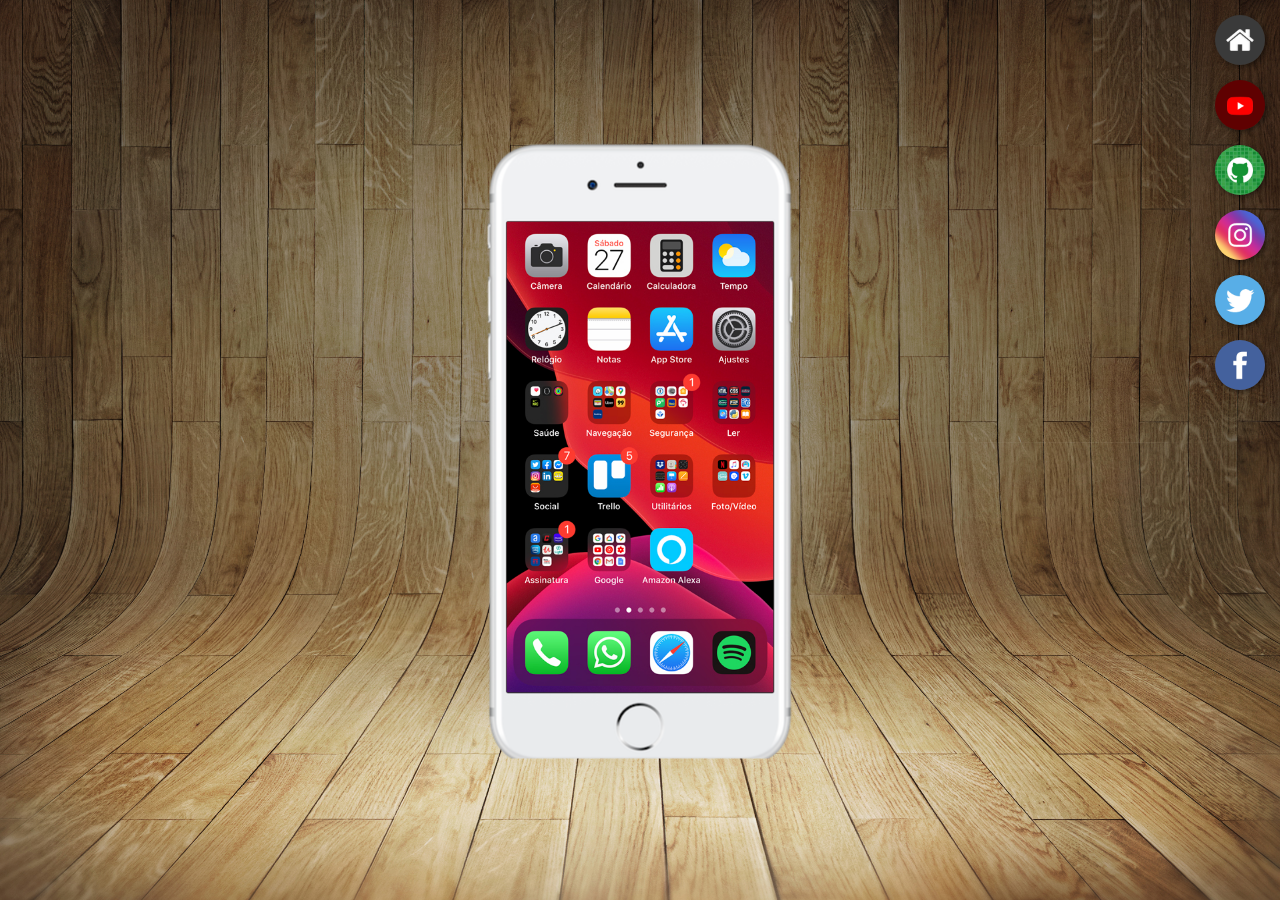
<file: index.html>
<!DOCTYPE html>
<html lang="pt-br">
<head>
    <meta charset="UTF-8">
    <meta http-equiv="X-UA-Compatible" content="IE=edge">
    <meta name="viewport" content="width=device-width, initial-scale=1.0">
    <link rel="shortcut icon" href="favicon.ico" type="image/x-icon">
    <link rel="stylesheet" href="estilos/style.css">
    <title>Projetos Redes Sociais</title>
</head>
<body>
    <main>
        <section id="telefone">
            <iframe src="home.html" name="tela" id="tela" frameborder="0">
                Seu navegador não é compatível com isso.
            </iframe>
        </section>
        <section id="redes-sociais">
            <a href="home.html" target="tela"><img src="imagens/logo-home.jpg" alt="Home"></a>
            <a href="youtube.html" target="tela"><img src="imagens/logo-youtube.jpg" alt="YouTube"></a>
            <a href="github.html" target="tela"><img src="imagens/logo-github.jpg" alt="GitHub"></a>
            <a href="instagram.html" target="tela"><img src="imagens/logo-instagram.jpg" alt="Instagram"></a>
            <a href="twitter.html" target="tela"><img src="imagens/logo-twitter.jpg" alt="Twitter"></a>
            <a href="facebook.html" target="tela"><img src="imagens/logo-facebook.jpg" alt="Facebook"></a>
            
        </section>
    </main>

</body>
</html>
</file>
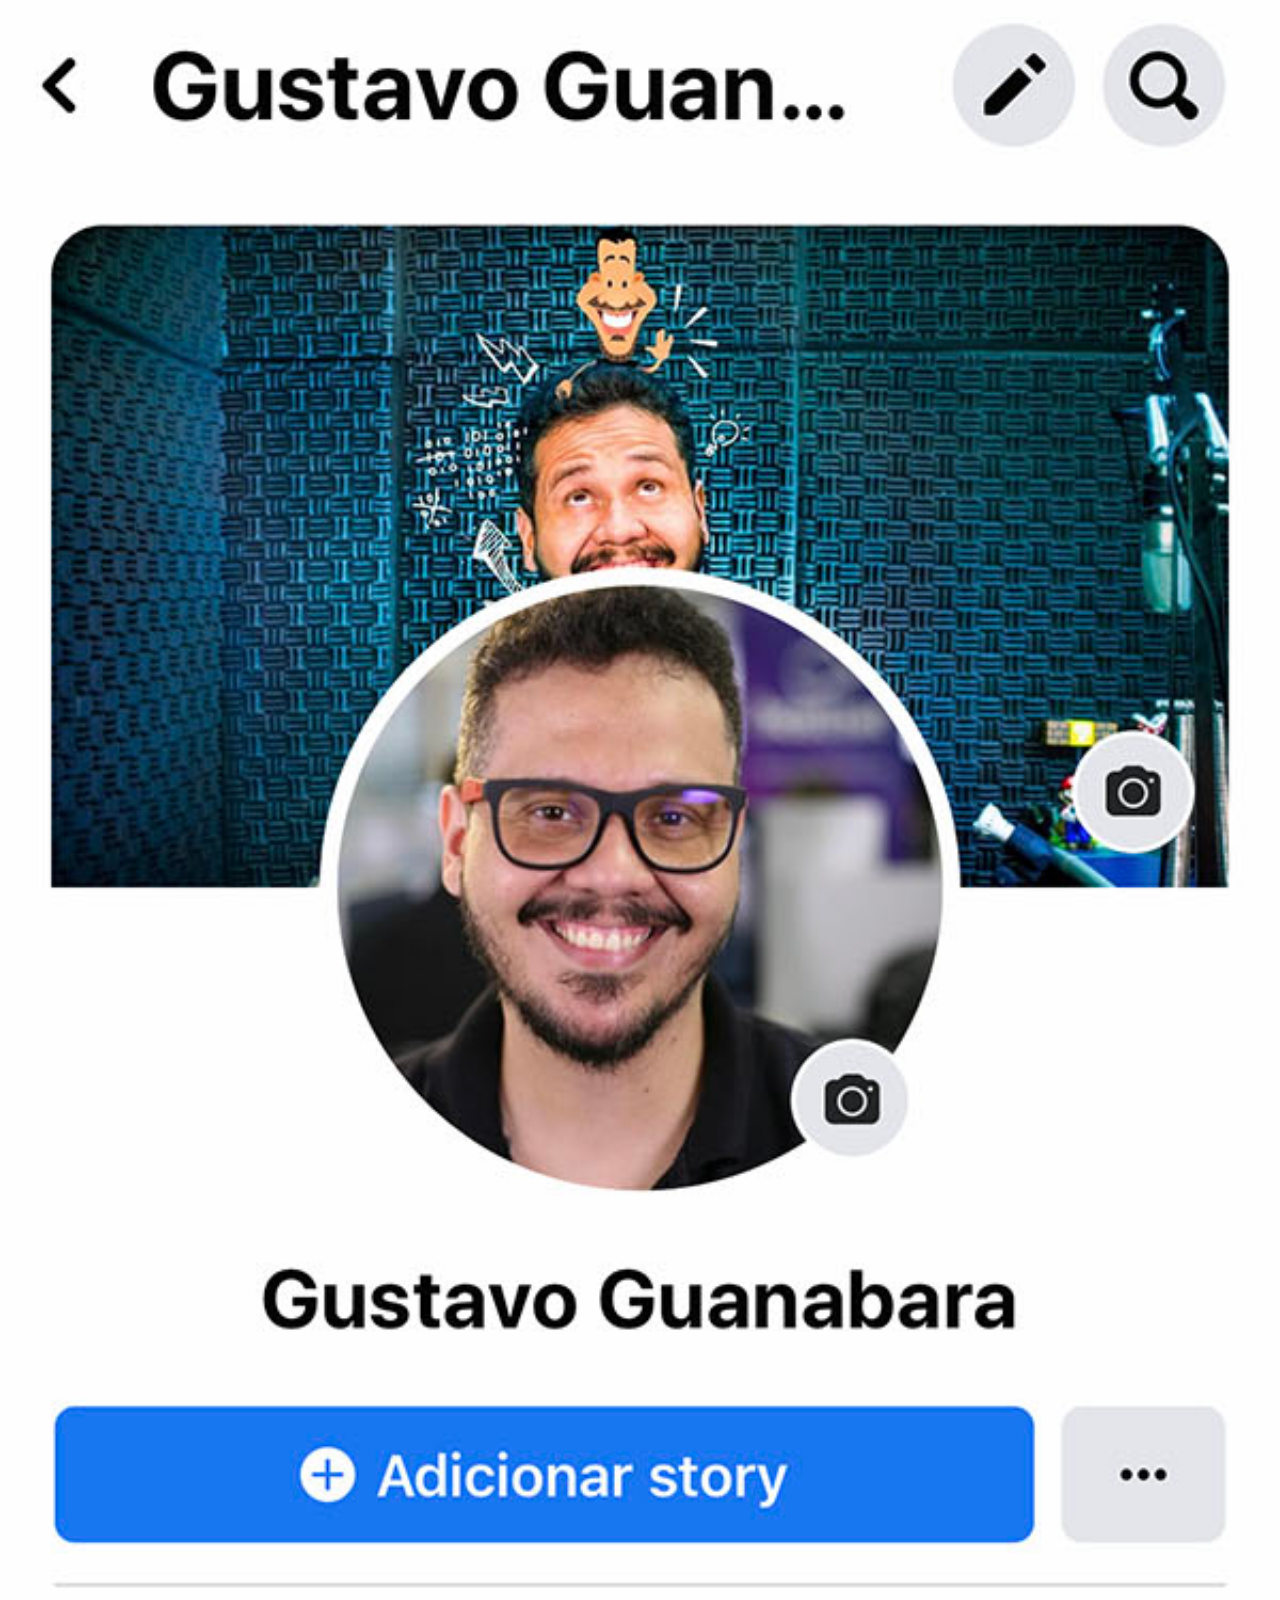
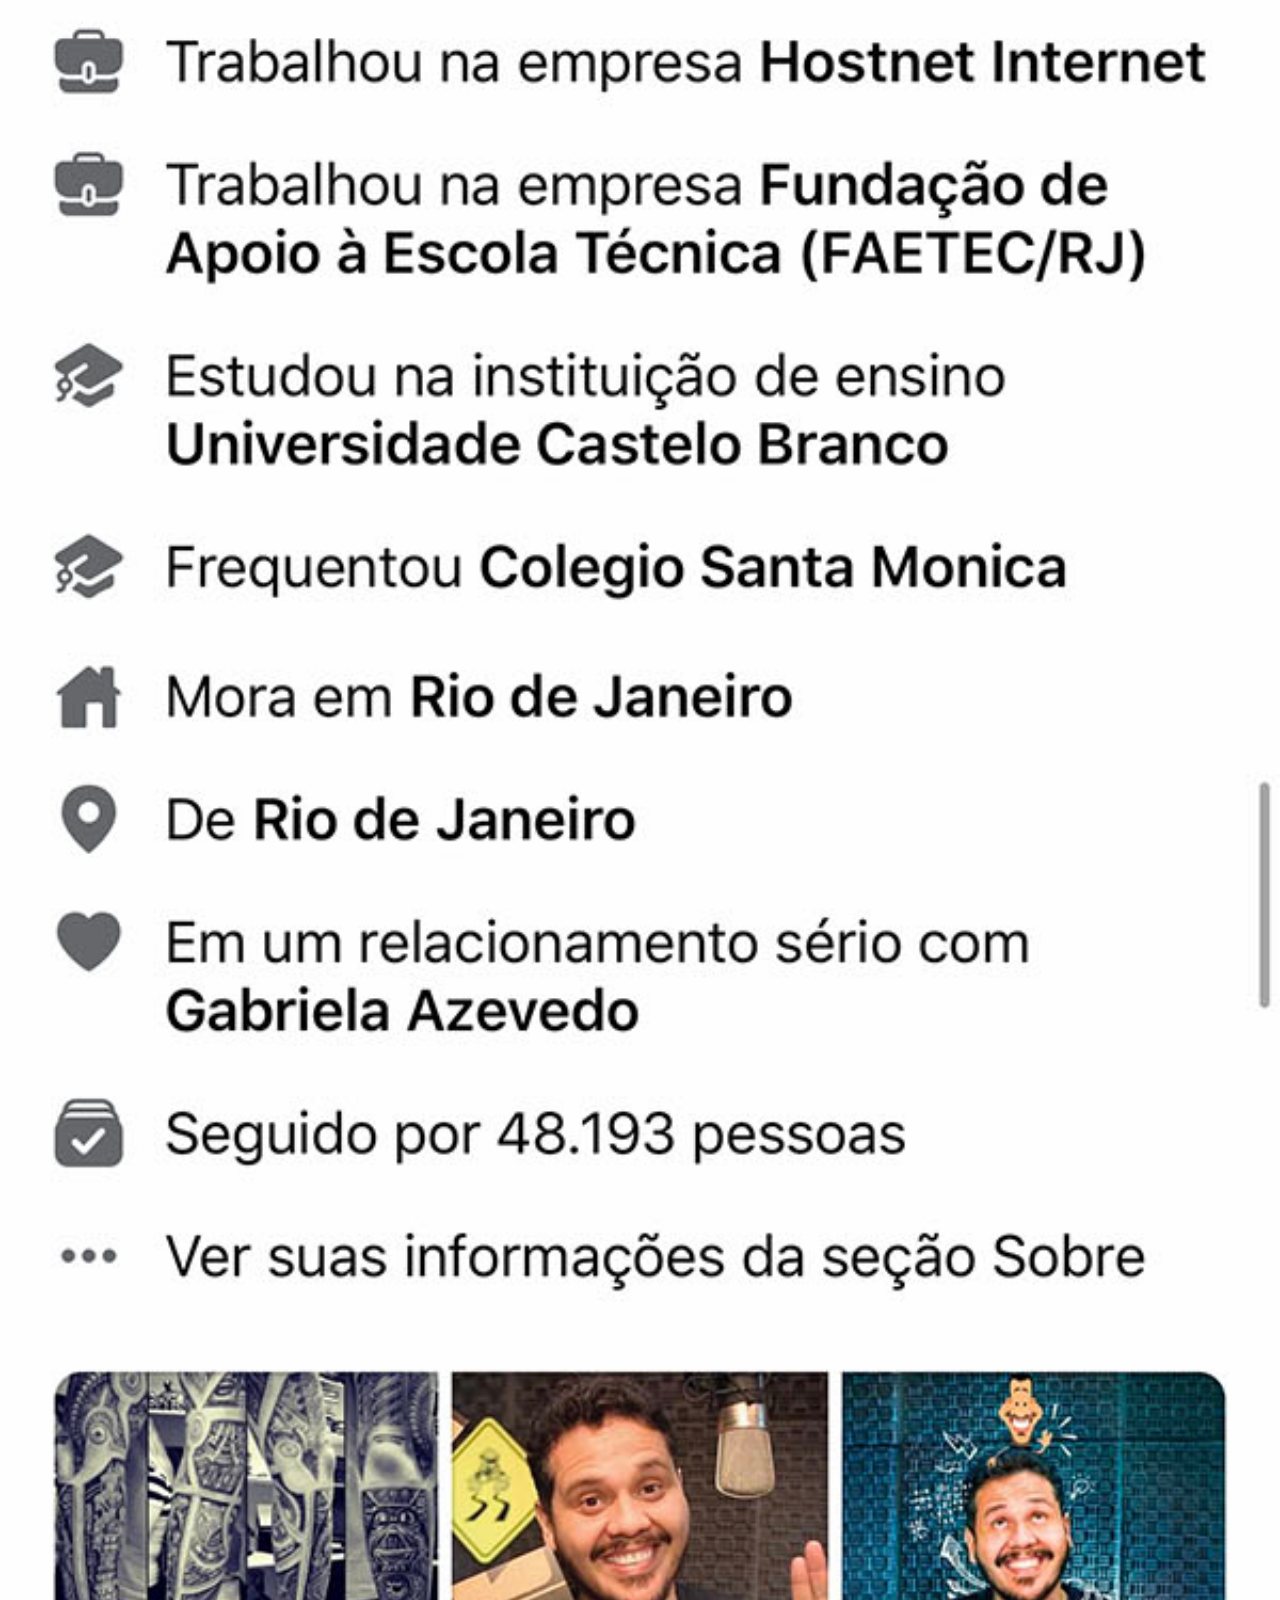
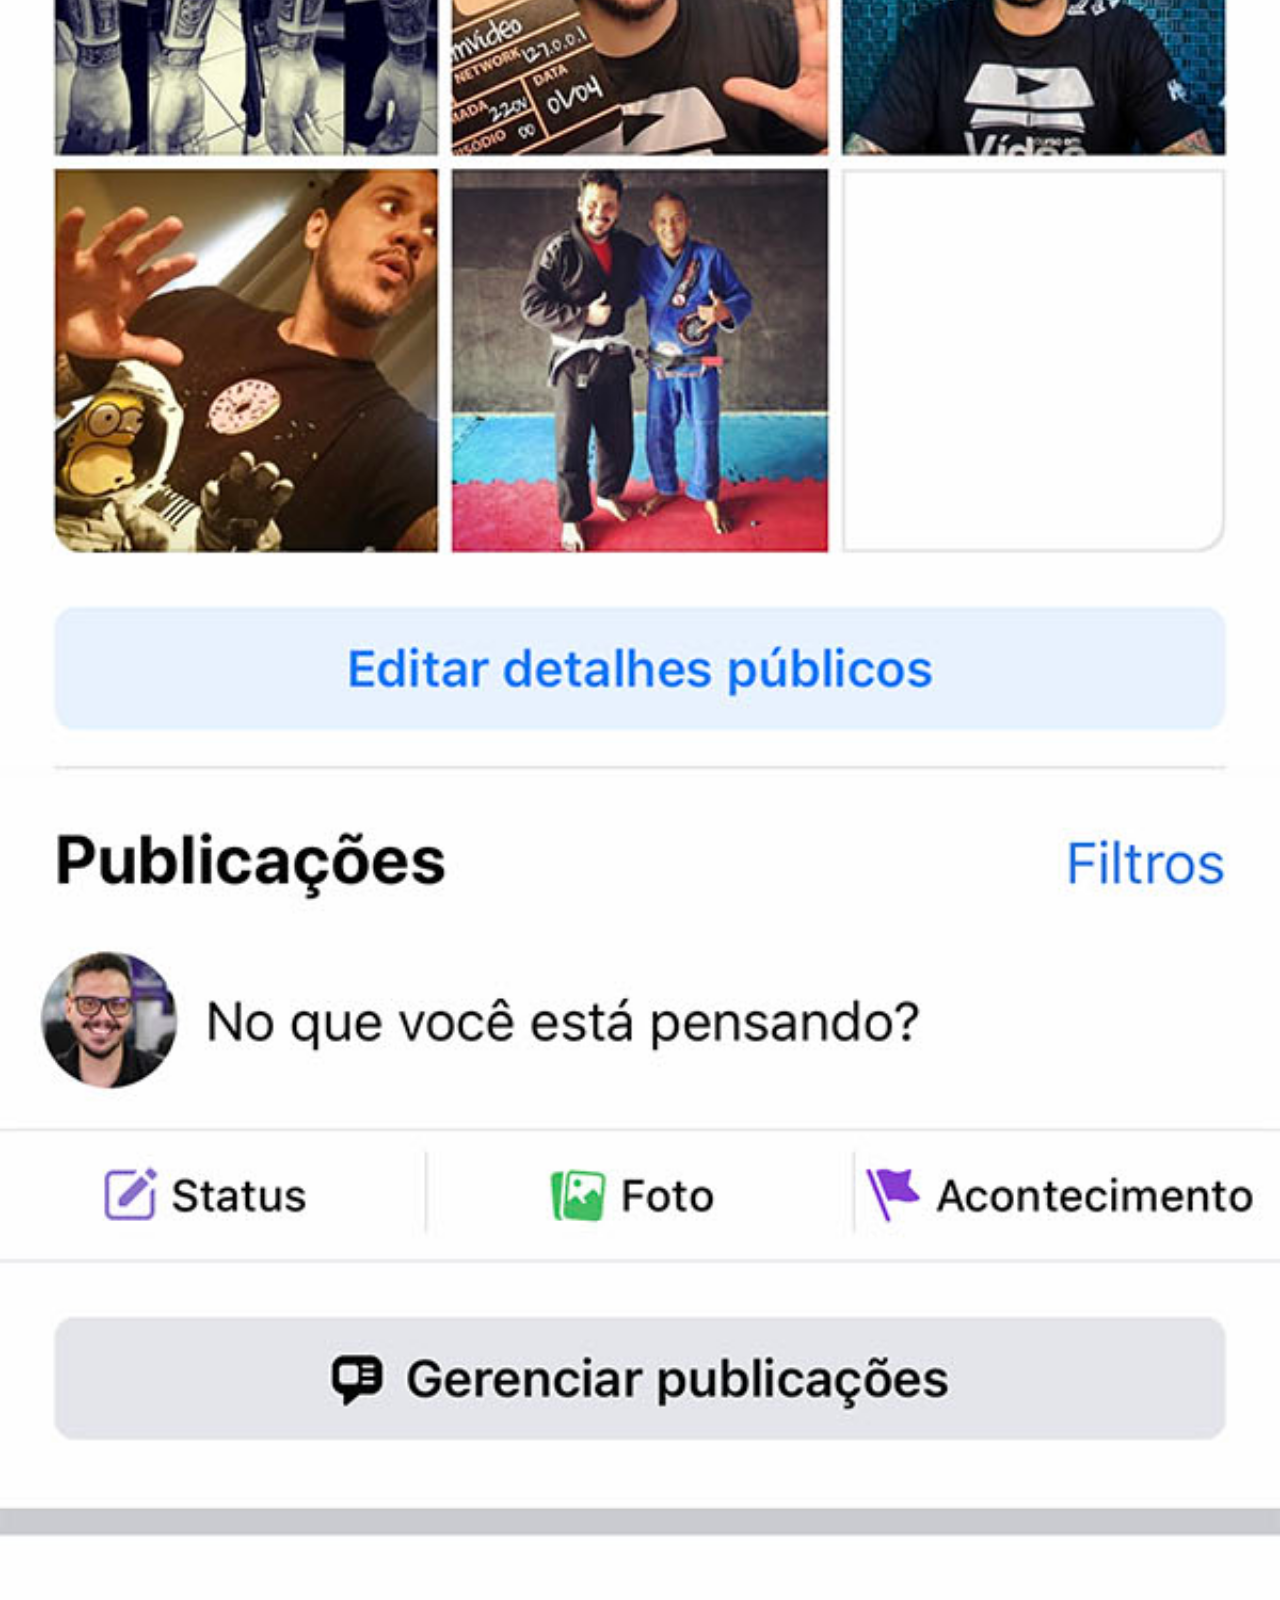
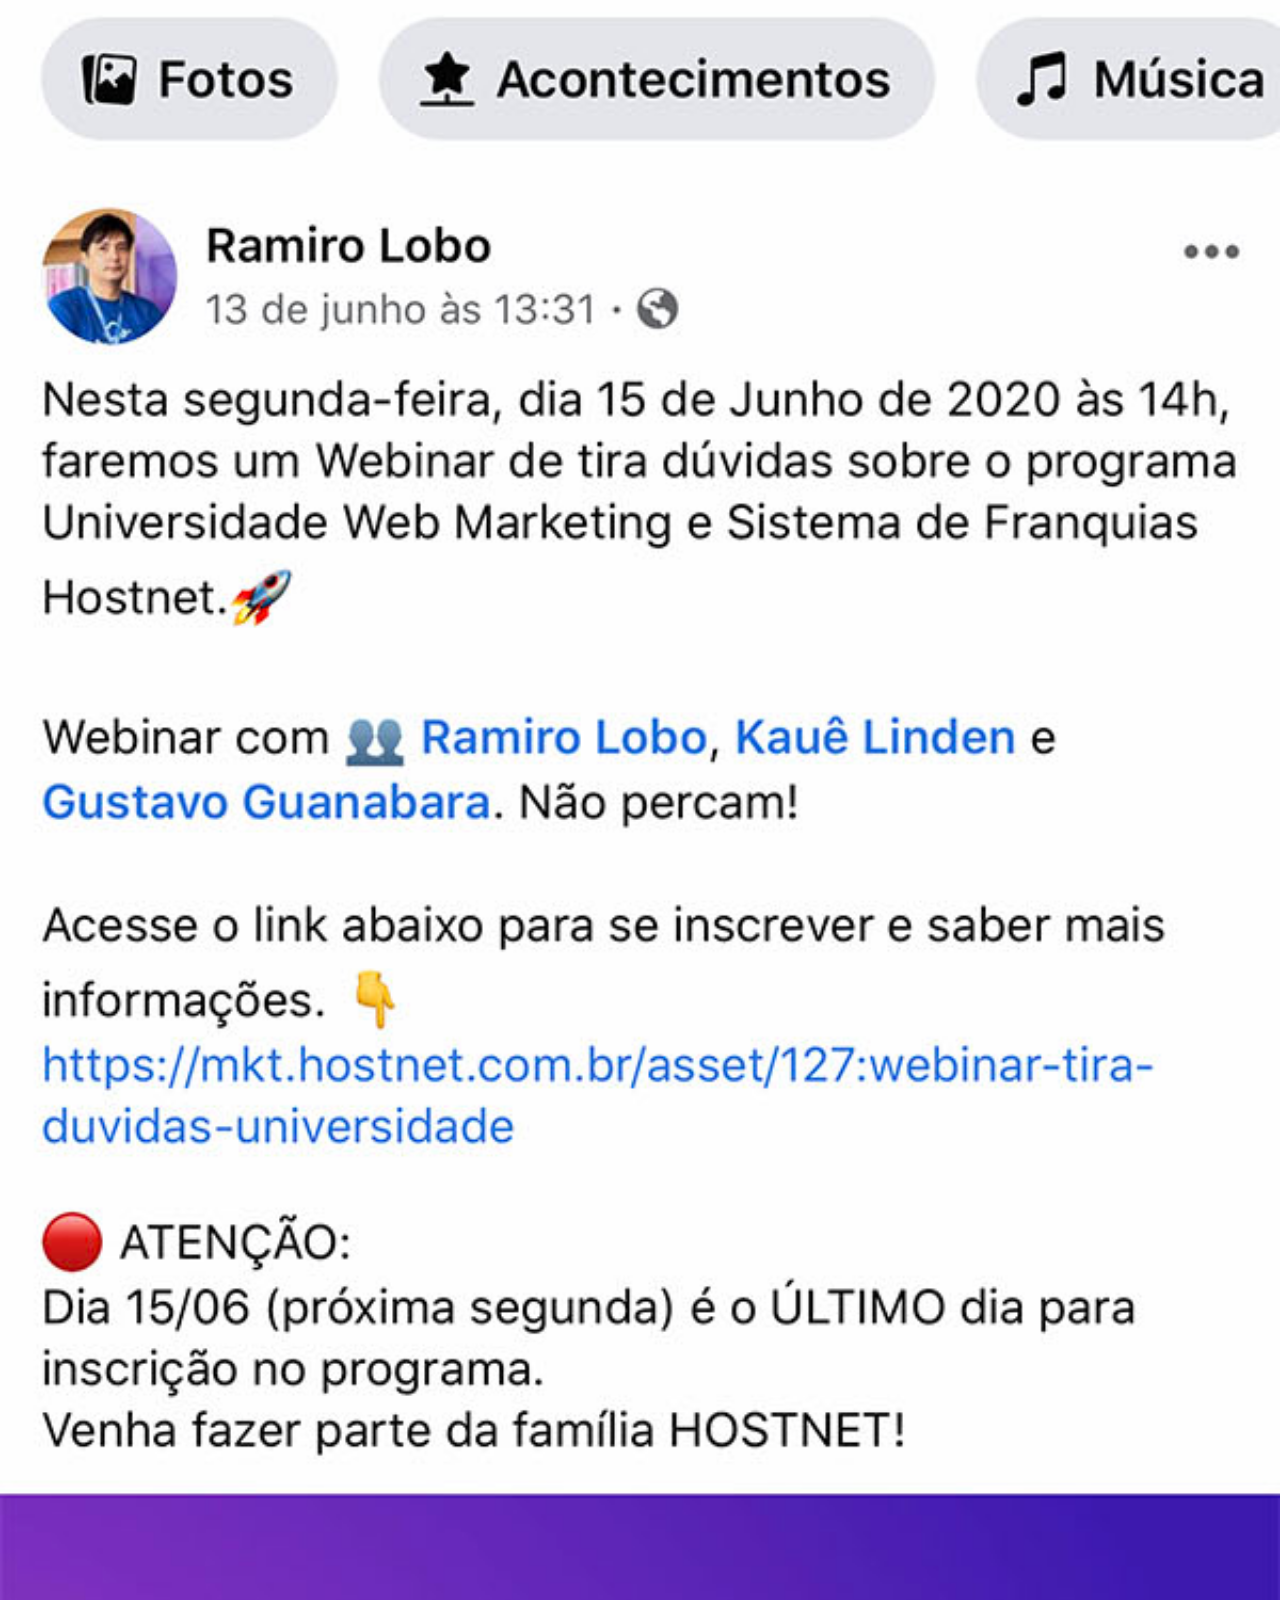
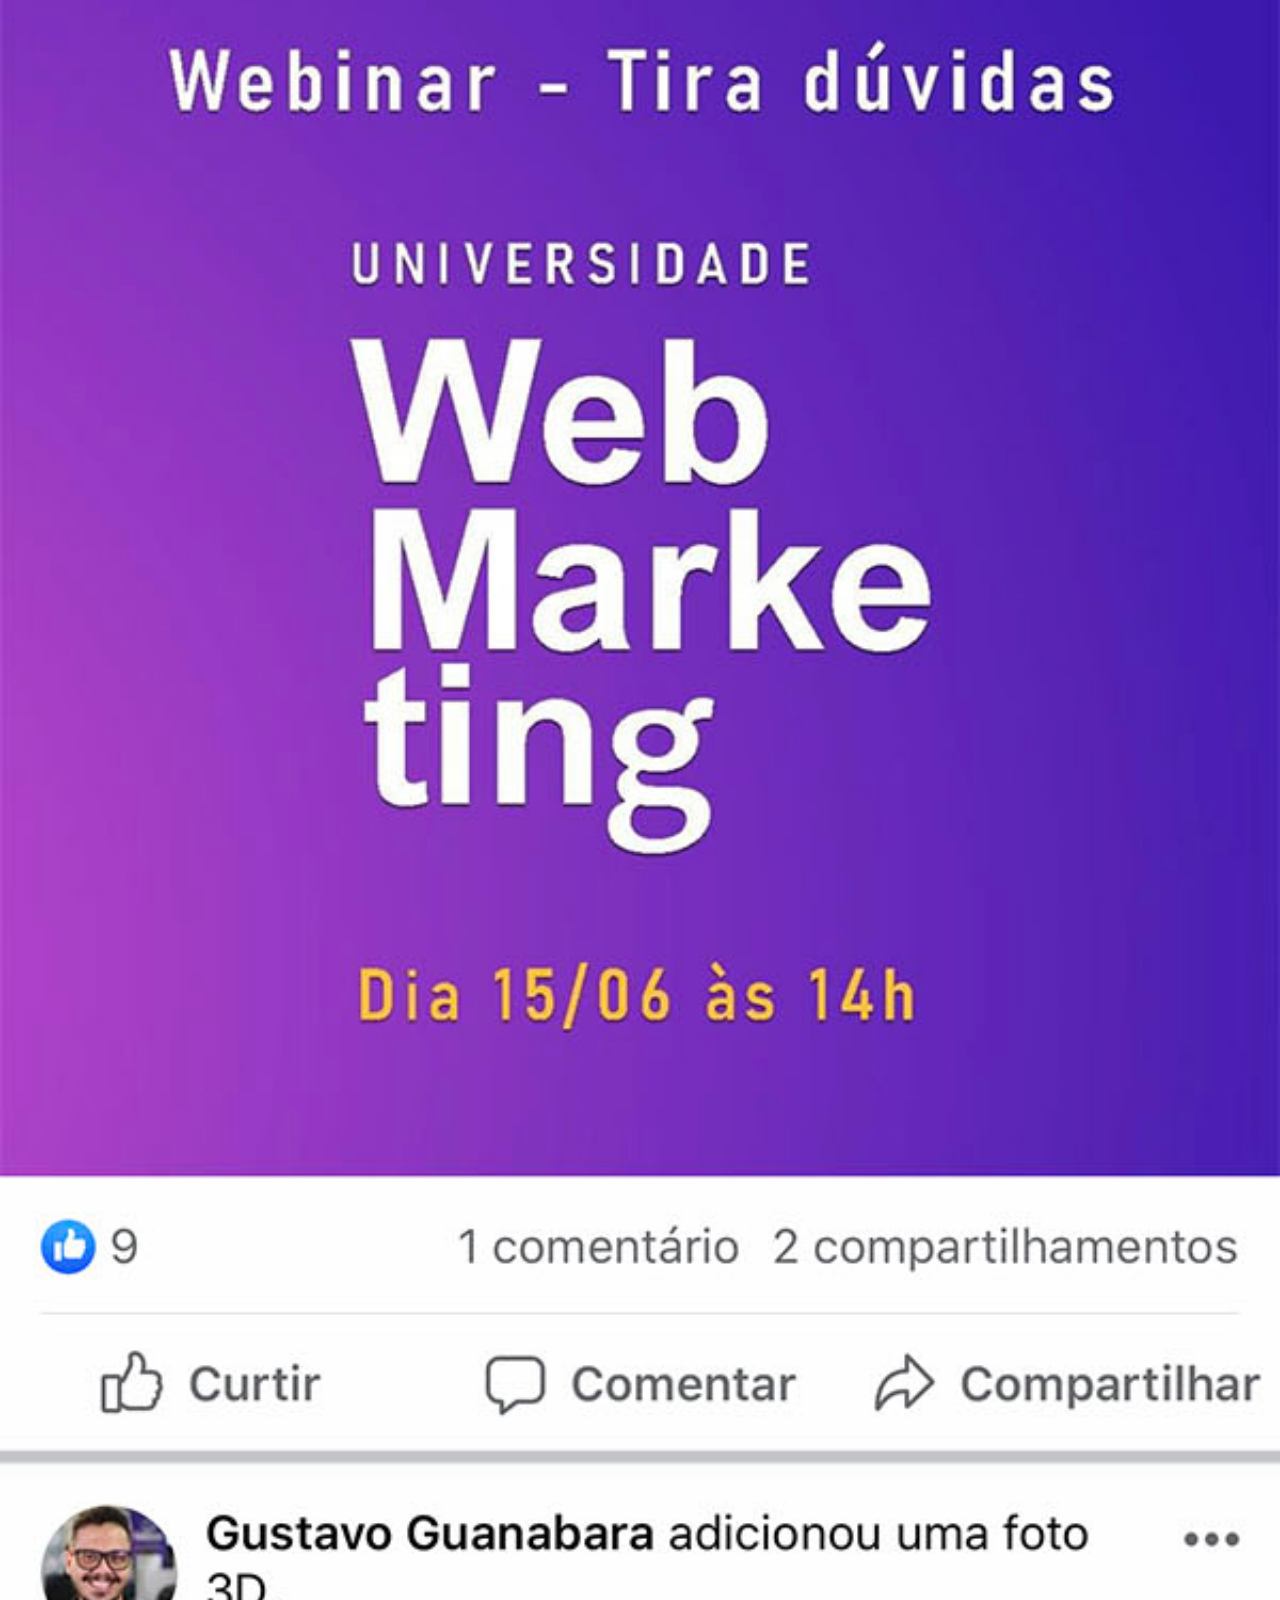
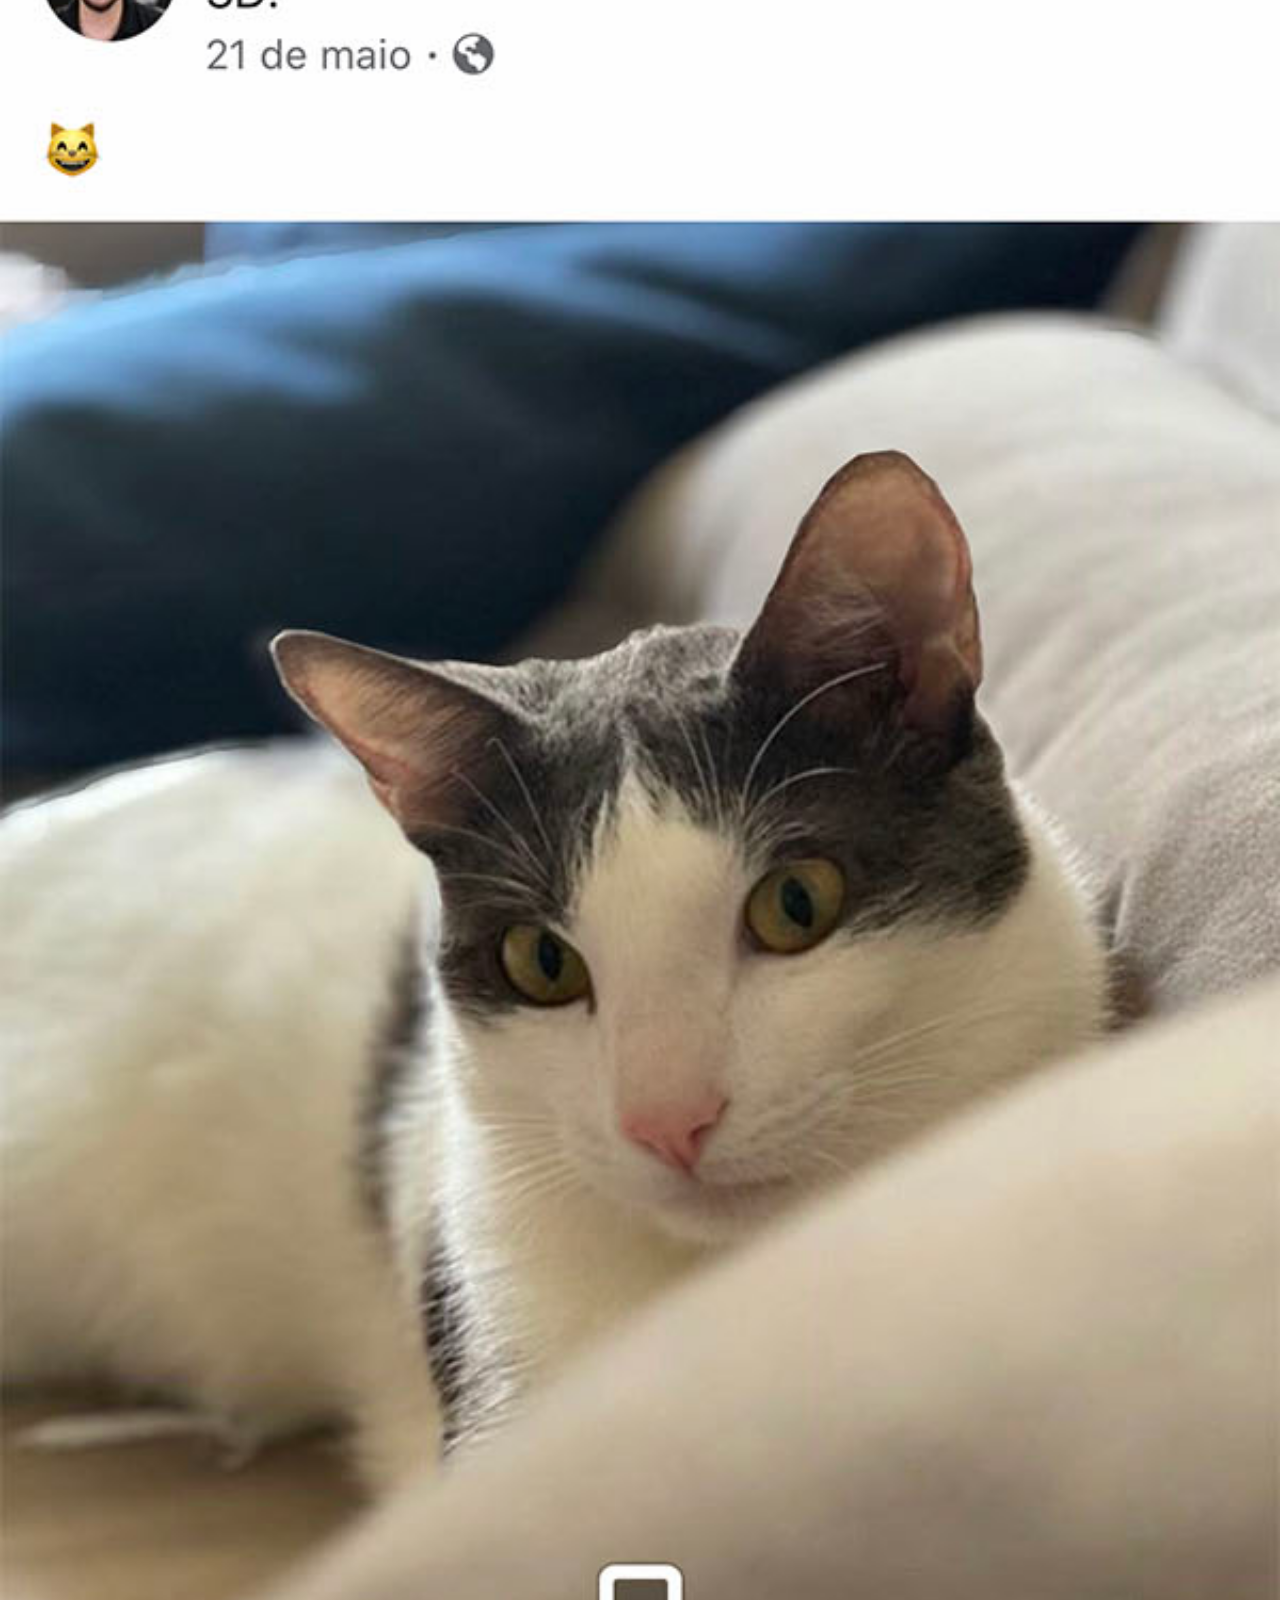
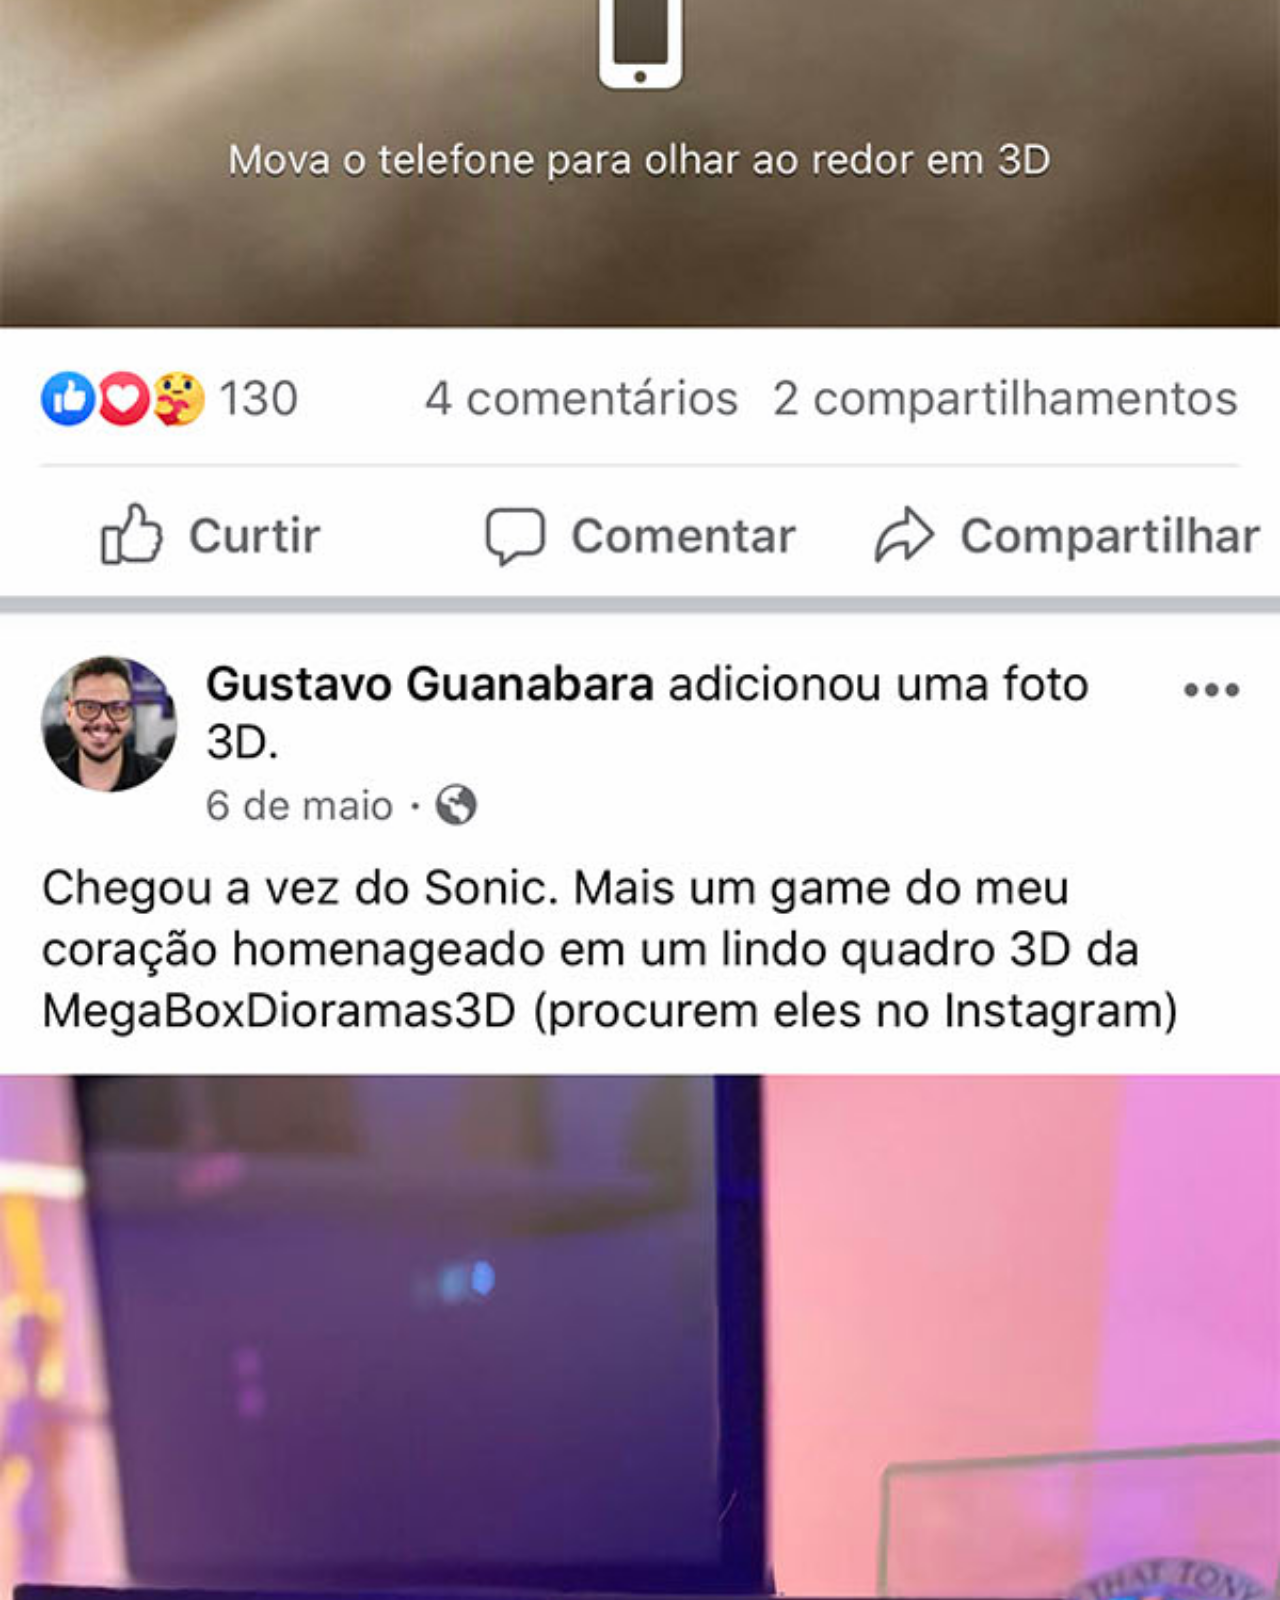
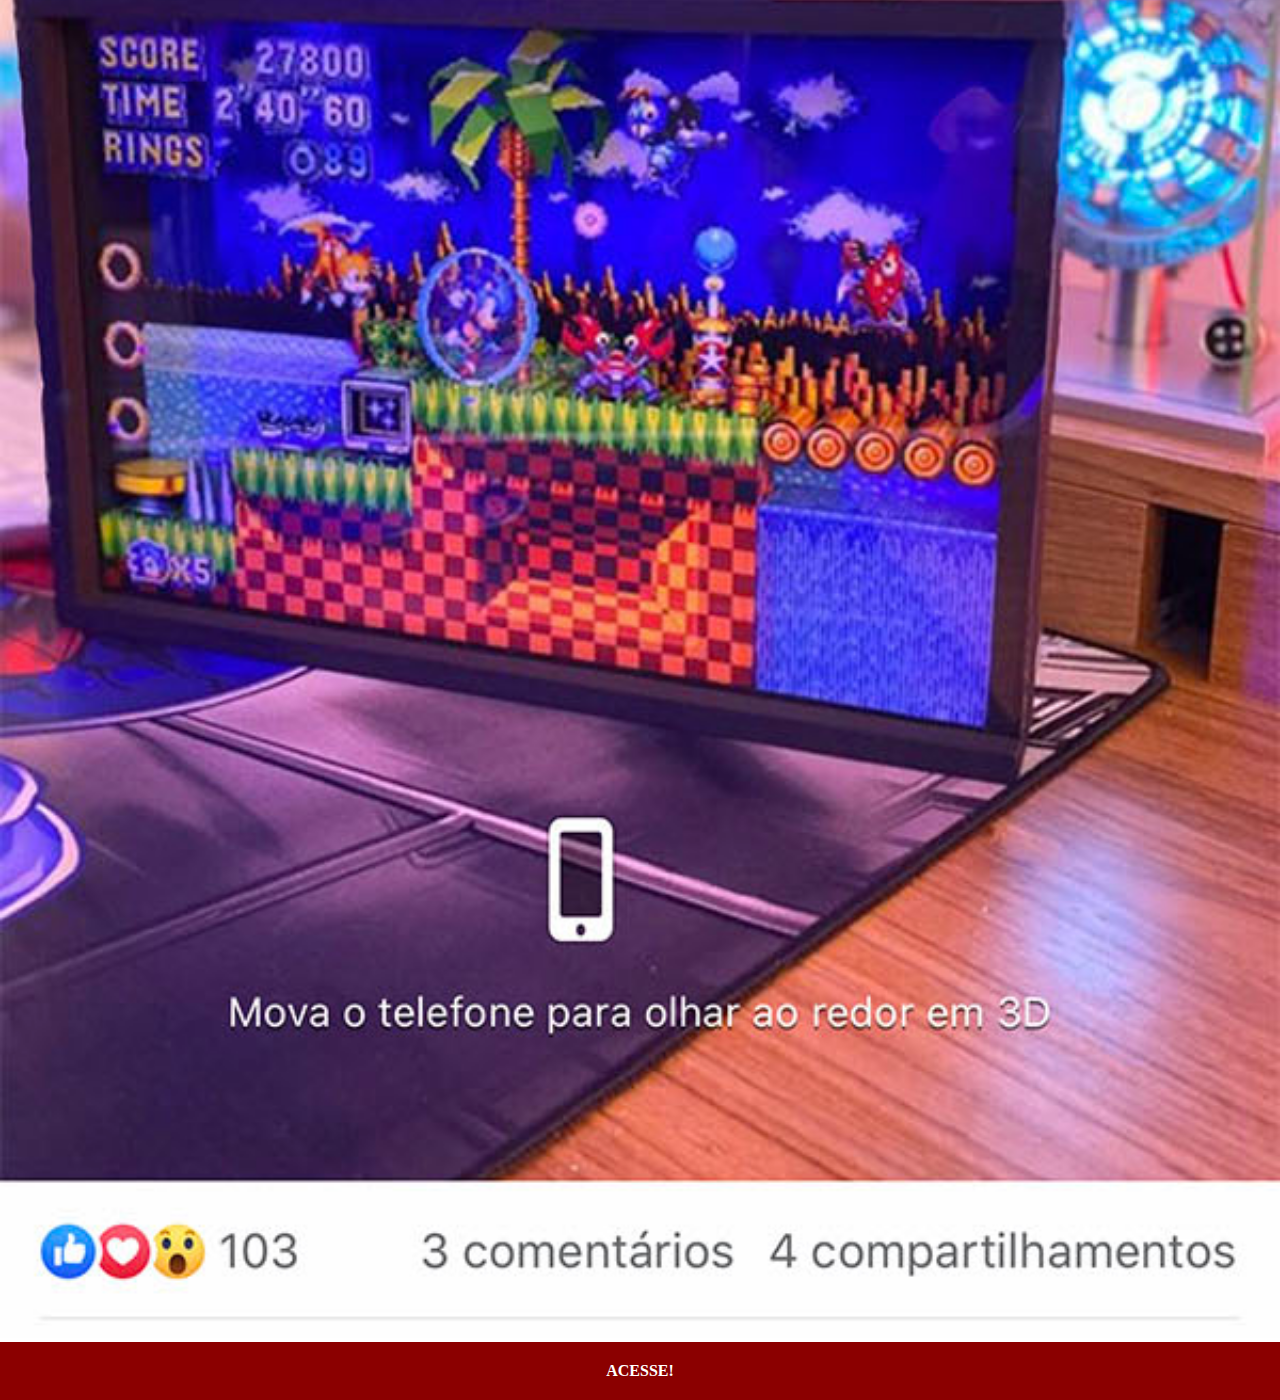
<file: facebook.html>
<!DOCTYPE html>
<html lang="pt-br">
<head>
    <meta charset="UTF-8">
    <meta http-equiv="X-UA-Compatible" content="IE=edge">
    <meta name="viewport" content="width=device-width, initial-scale=1.0">
    <link rel="stylesheet" href="estilos/social.css">
    <title>Facebook</title>
</head>
<body>
    <img src="imagens/tela-facebook.jpg" alt="Facebook">
    <a href="https://www.facebook.com/gustavoguanabara" target="_blank" rel="external">ACESSE!</a>
</body>
</html>
</file>
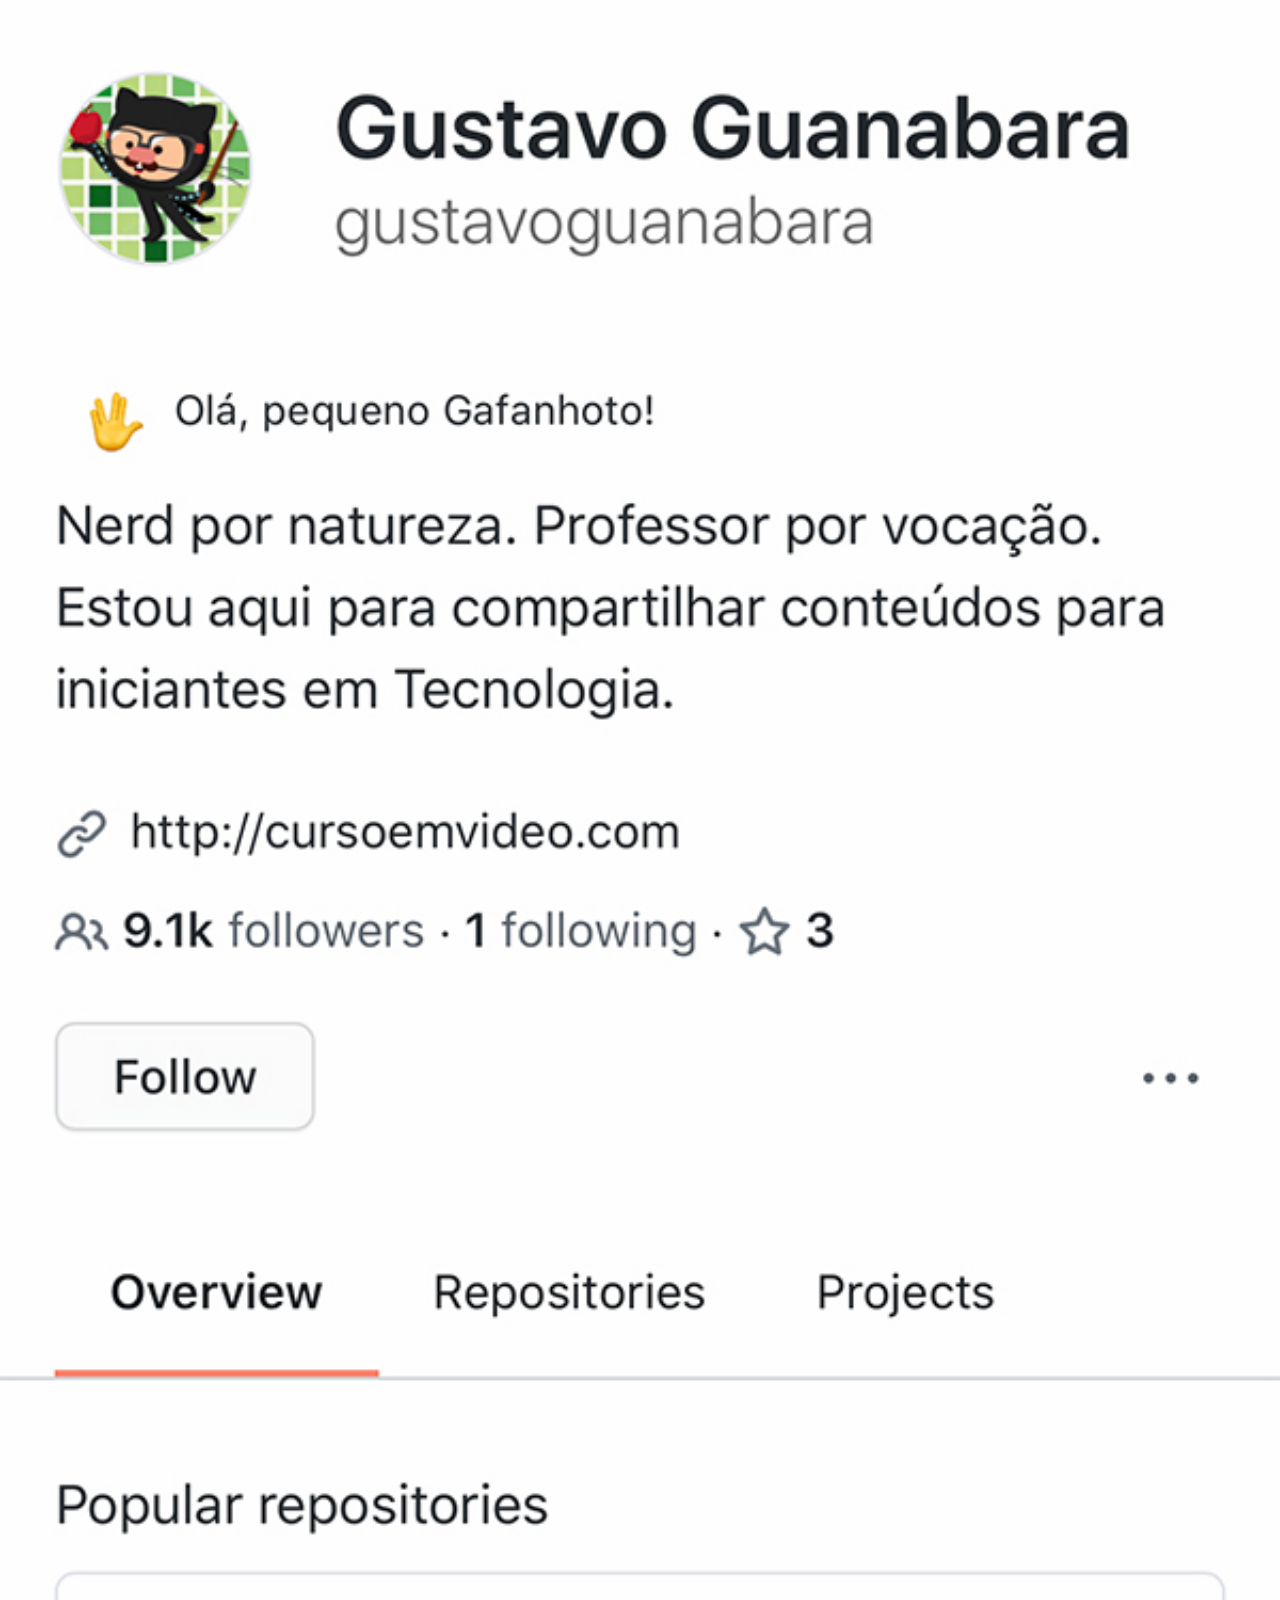
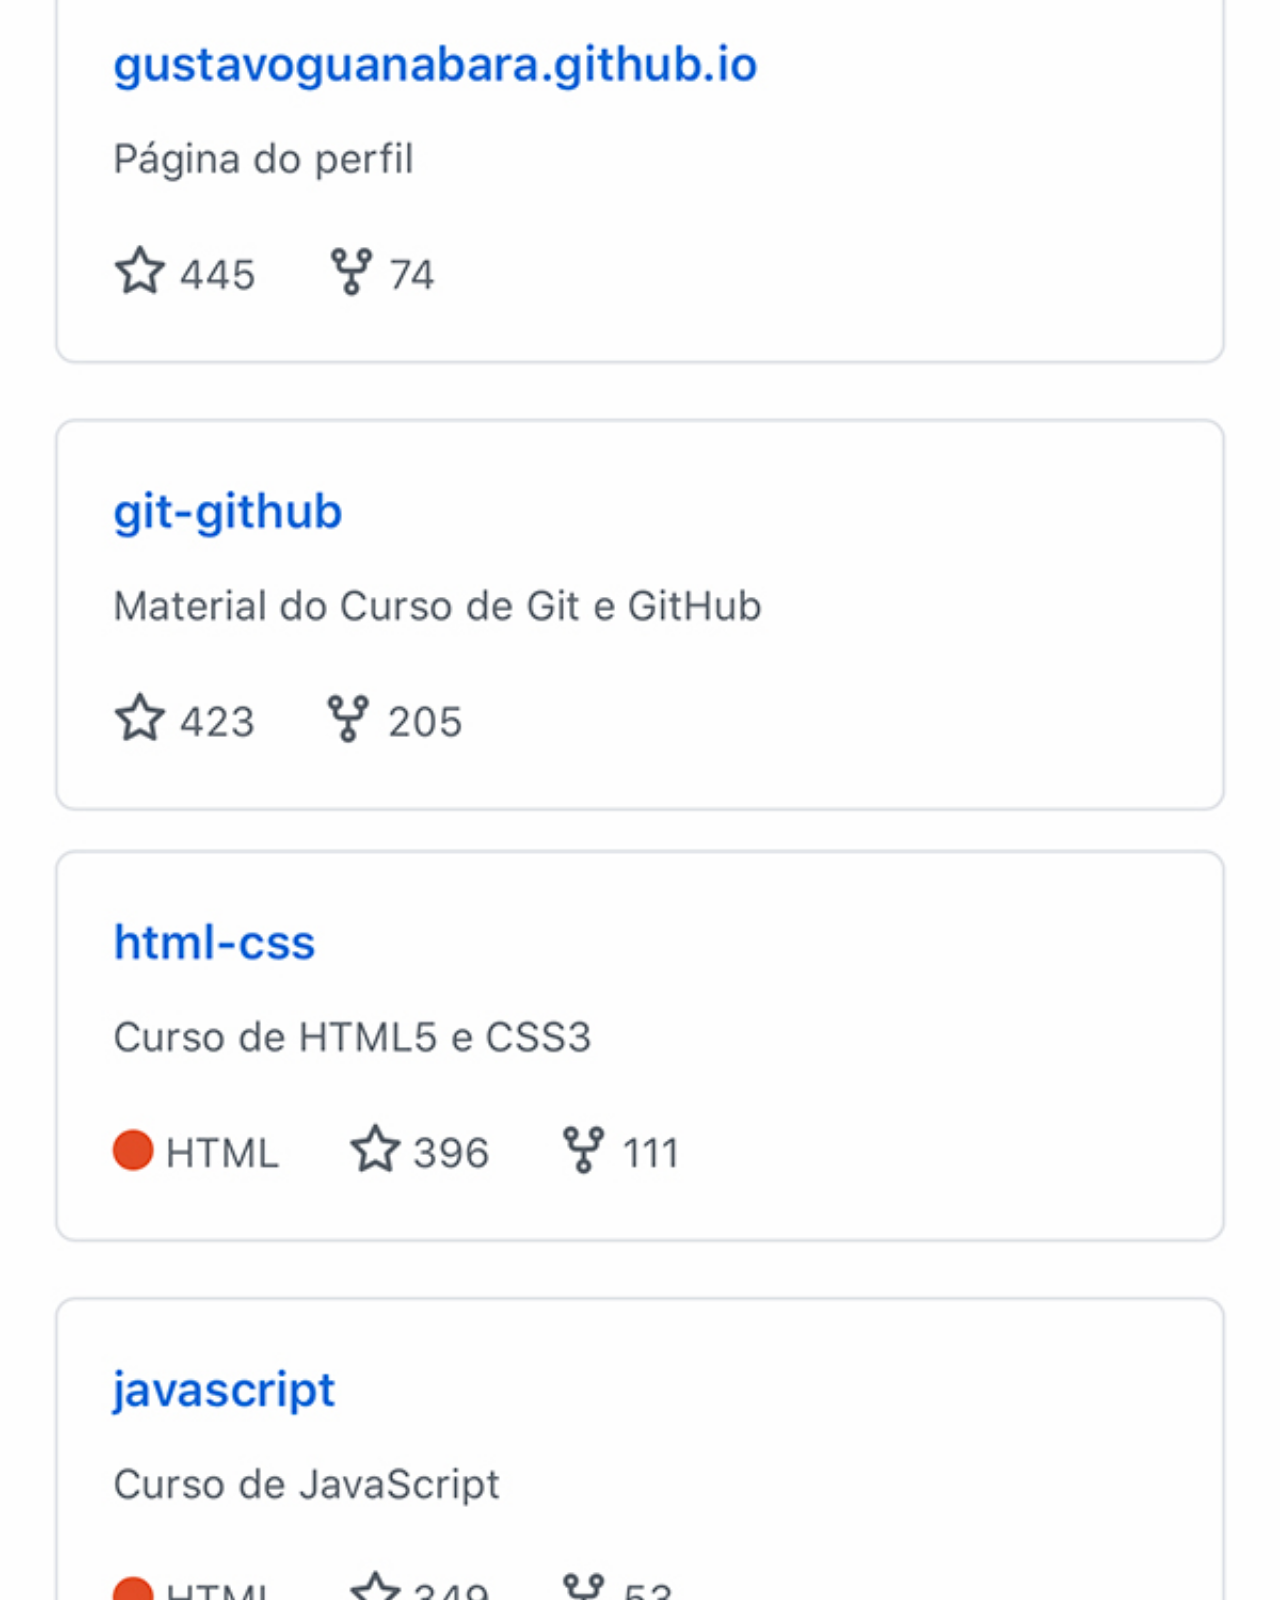
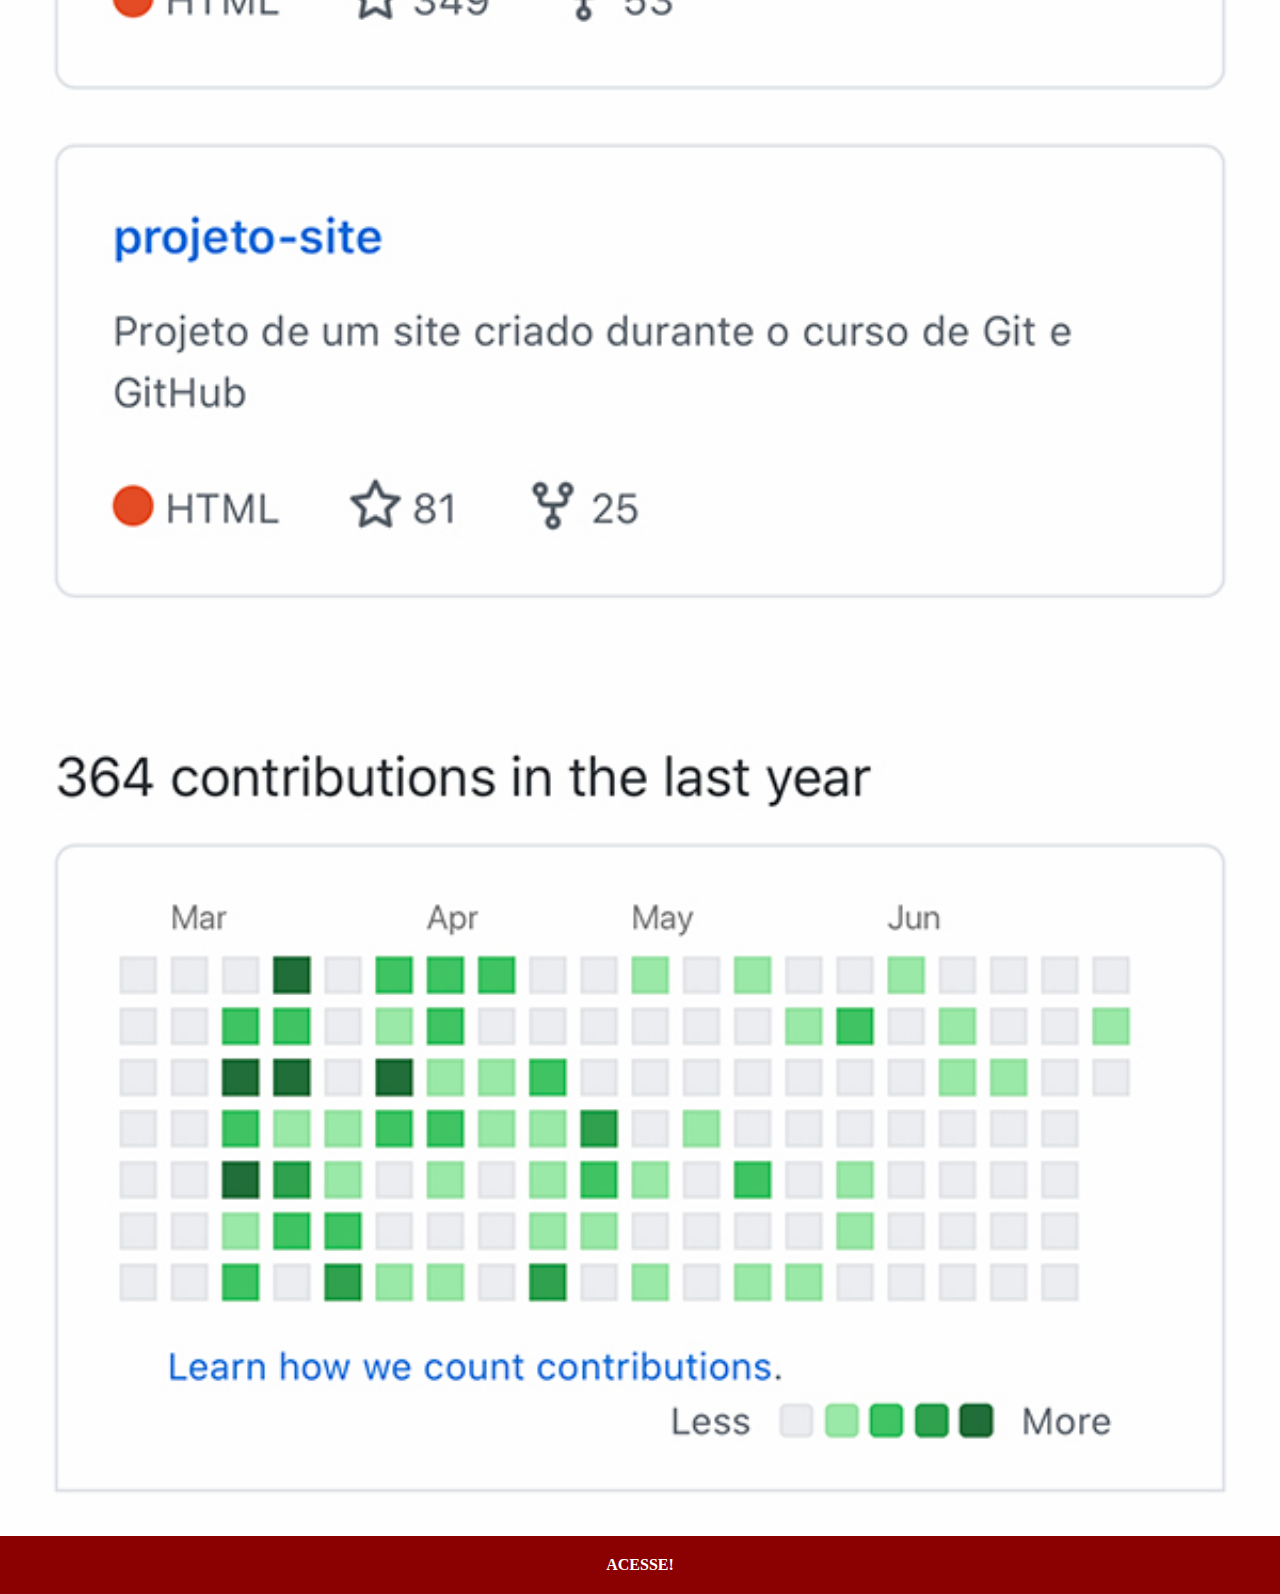
<file: github.html>
<!DOCTYPE html>
<html lang="pt-br">
<head>
    <meta charset="UTF-8">
    <meta http-equiv="X-UA-Compatible" content="IE=edge">
    <meta name="viewport" content="width=device-width, initial-scale=1.0">
    <link rel="stylesheet" href="estilos/social.css">
    <title>GitHub</title>
</head>
<body>
   <img src="imagens/tela-github.jpg" alt="GitHub">
   <a href="https://github.com/gustavoguanabara" target="_blank" rel="external">ACESSE!</a> 
</body>
</html>
</file>
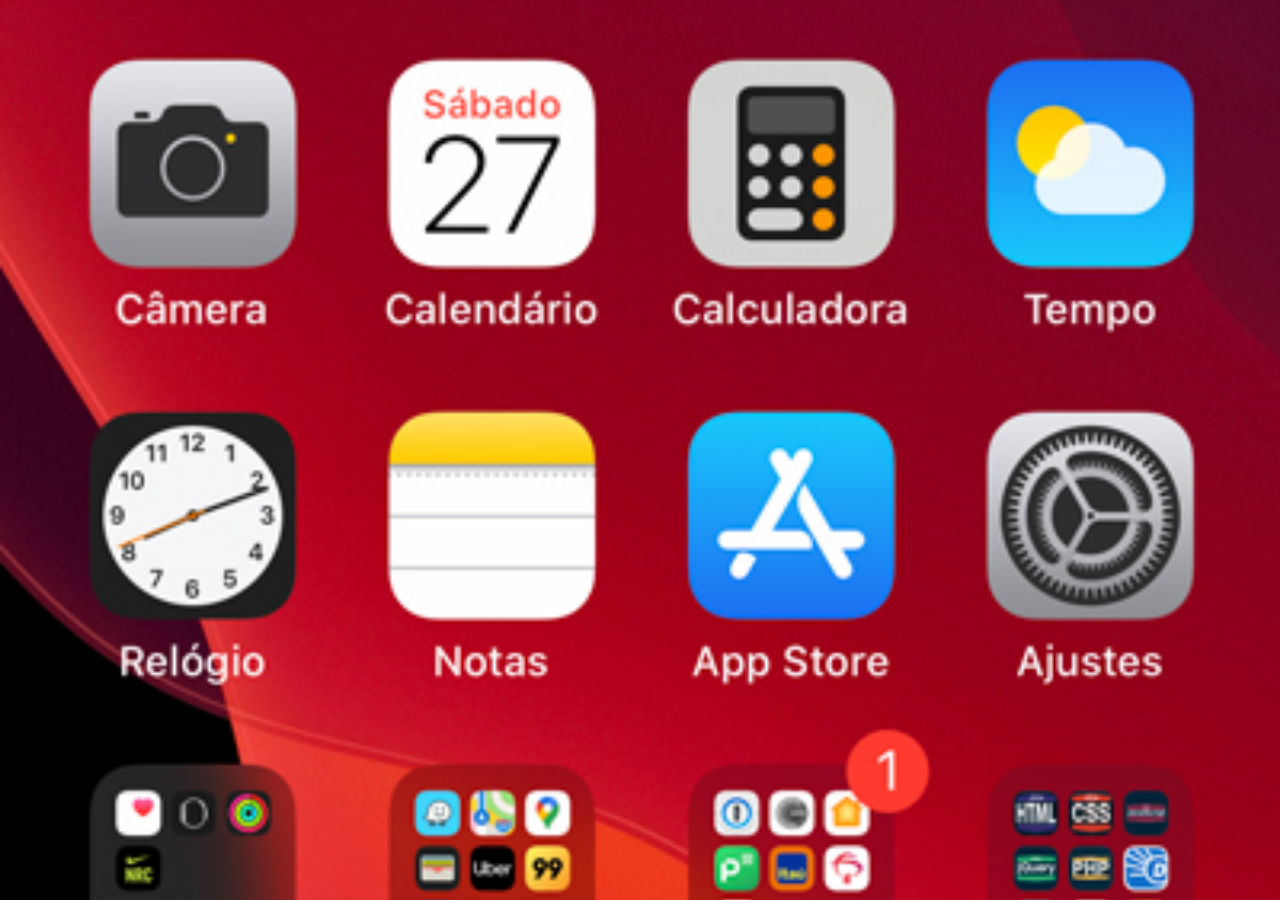
<file: home.html>
<!DOCTYPE html>
<html lang="pt-br">
<head>
    <meta charset="UTF-8">
    <meta http-equiv="X-UA-Compatible" content="IE=edge">
    <meta name="viewport" content="width=device-width, initial-scale=1.0">
    <title>Home</title>
</head>
<style>
    * {
        margin: 0px;
        padding: 0px;
    }

    body {
        width: 100vw;
        height: 100vh;
        background: black url('imagens/tela-home.jpg') no-repeat top center;
        background-size: cover;
    }
</style>
<body>
    
</body>
</html>
</file>
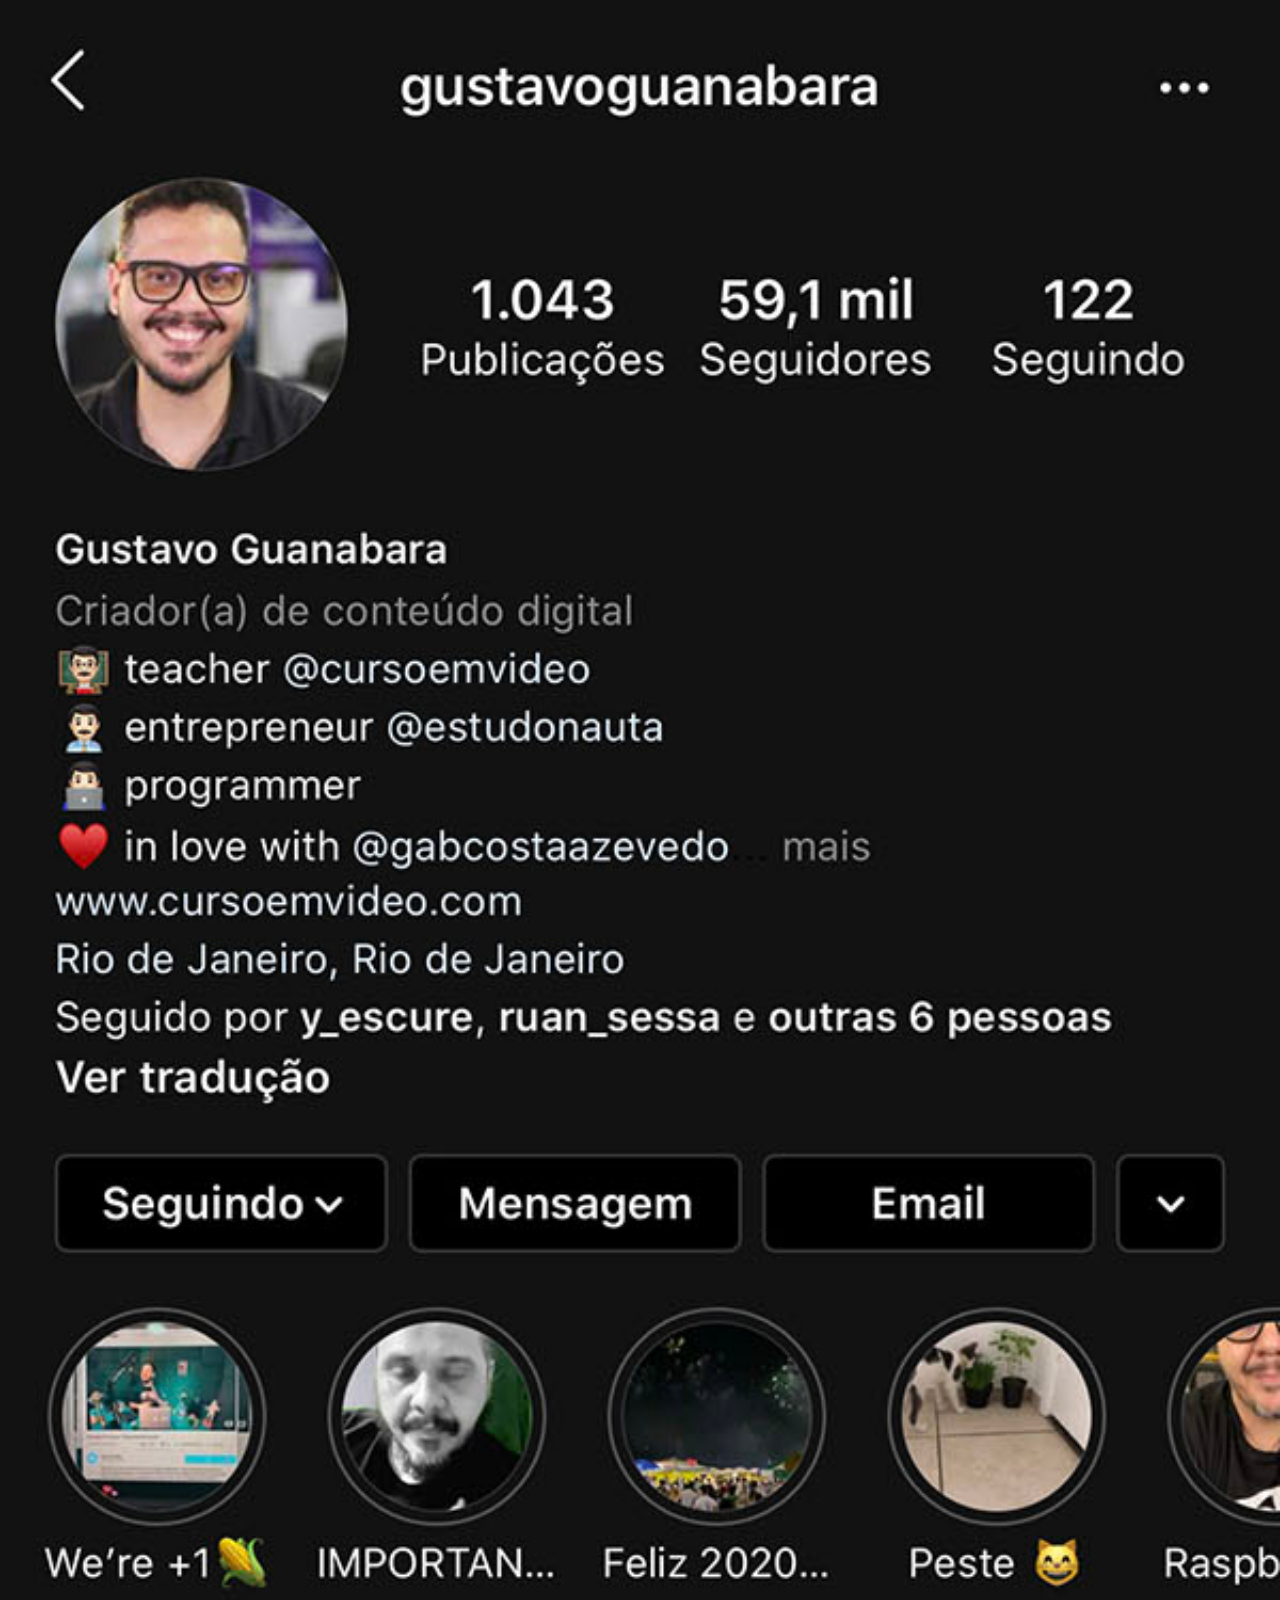
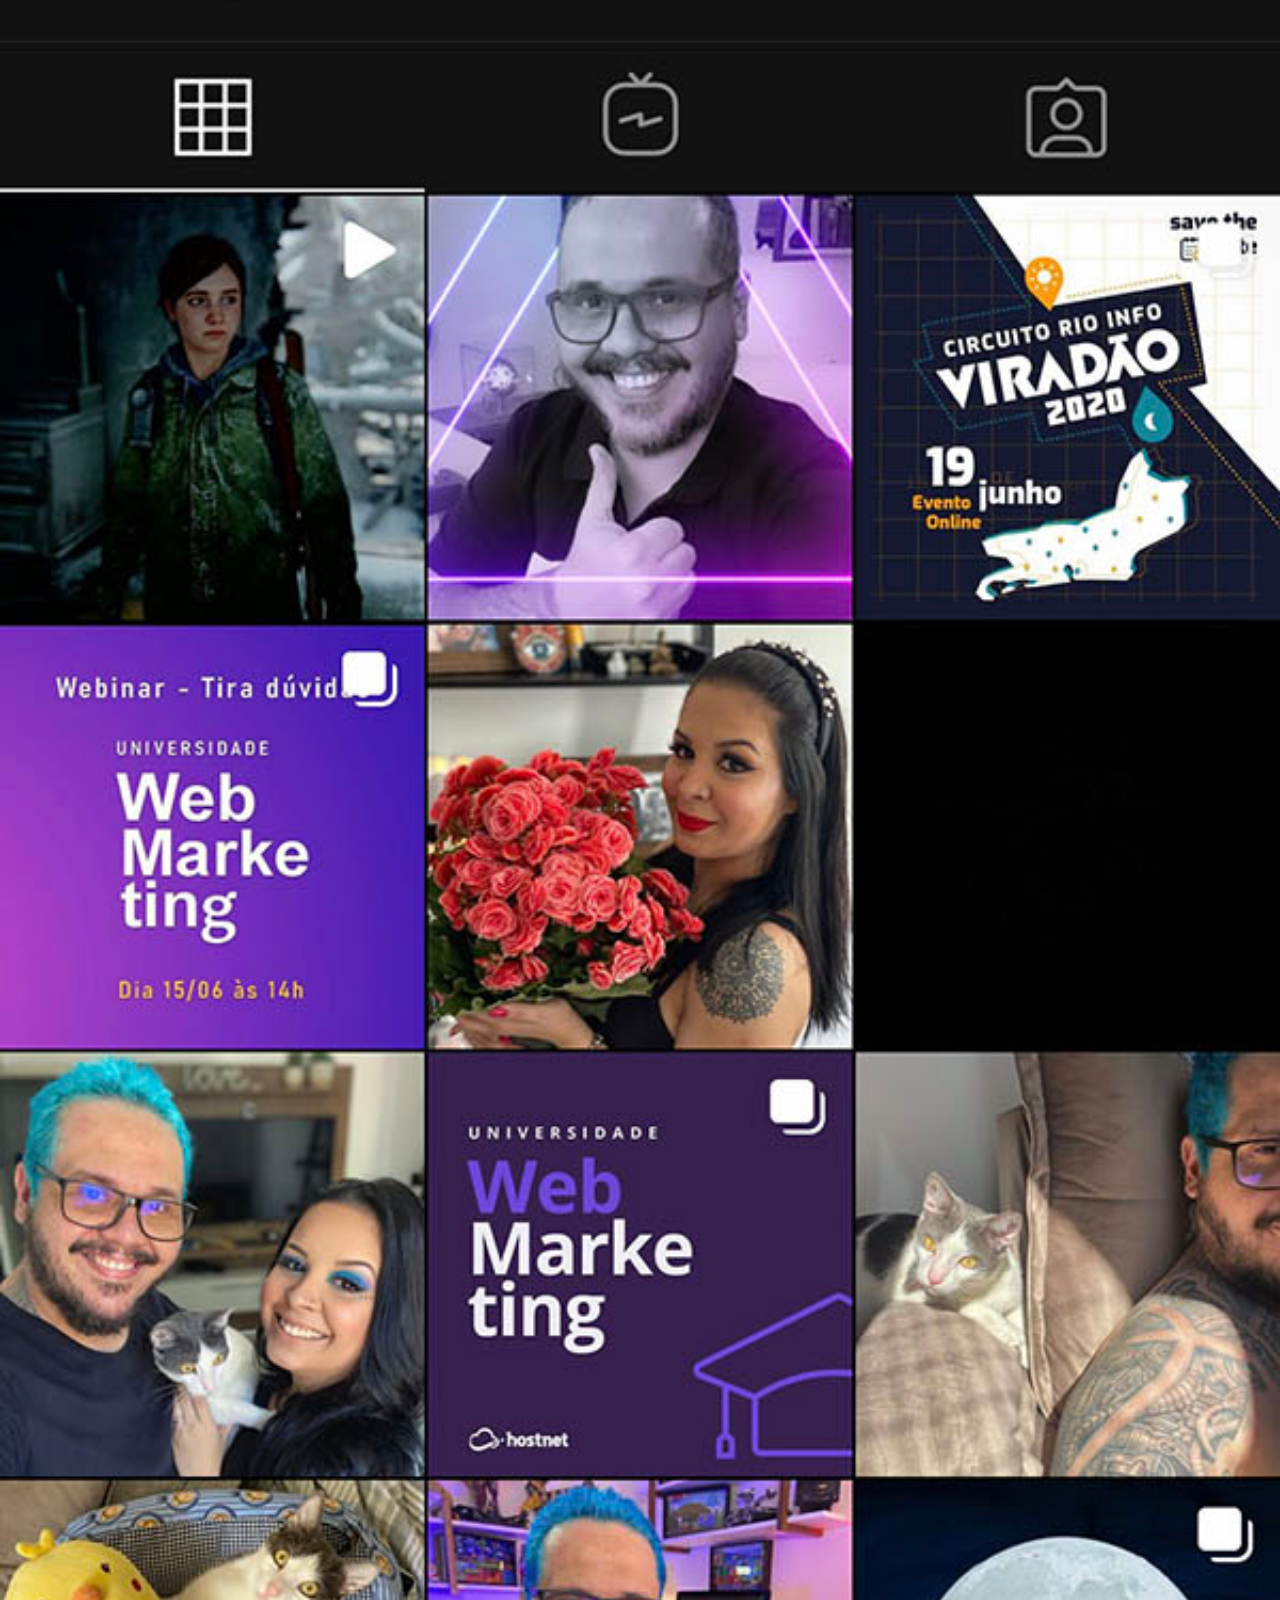
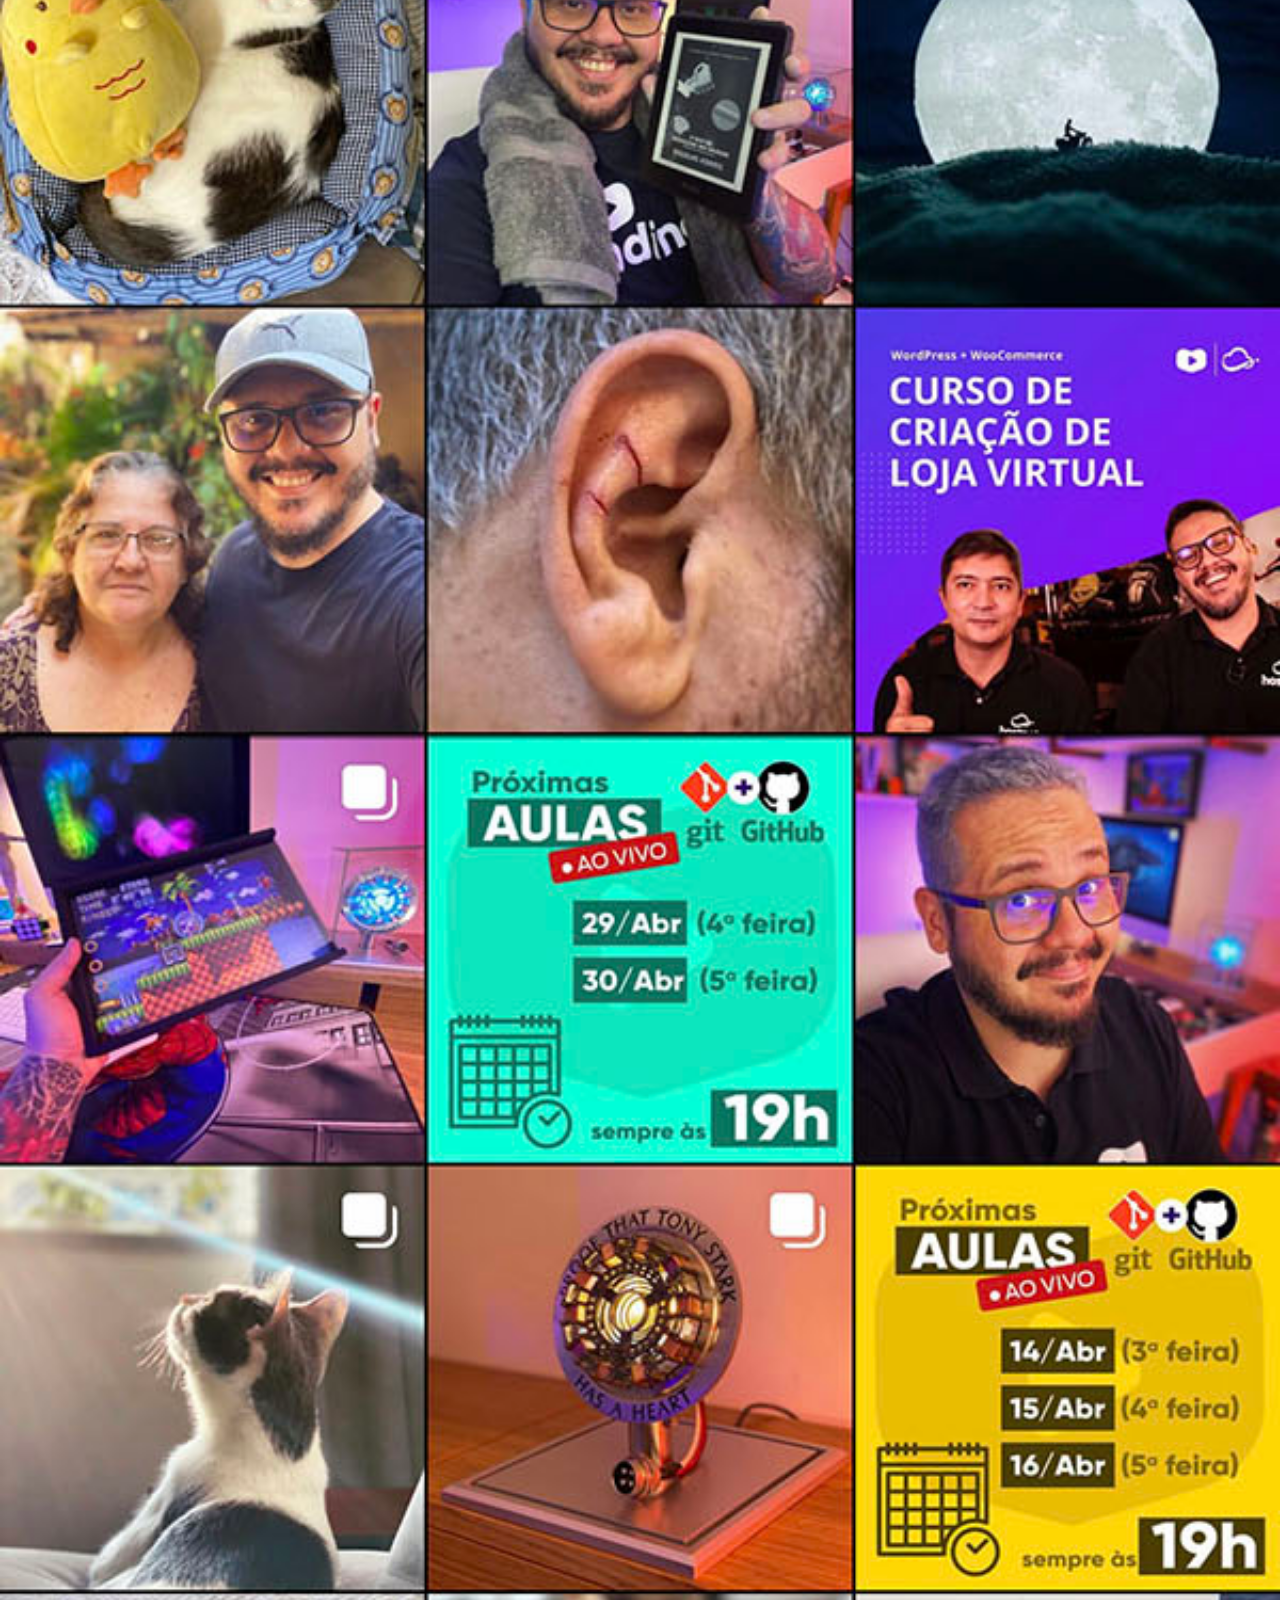
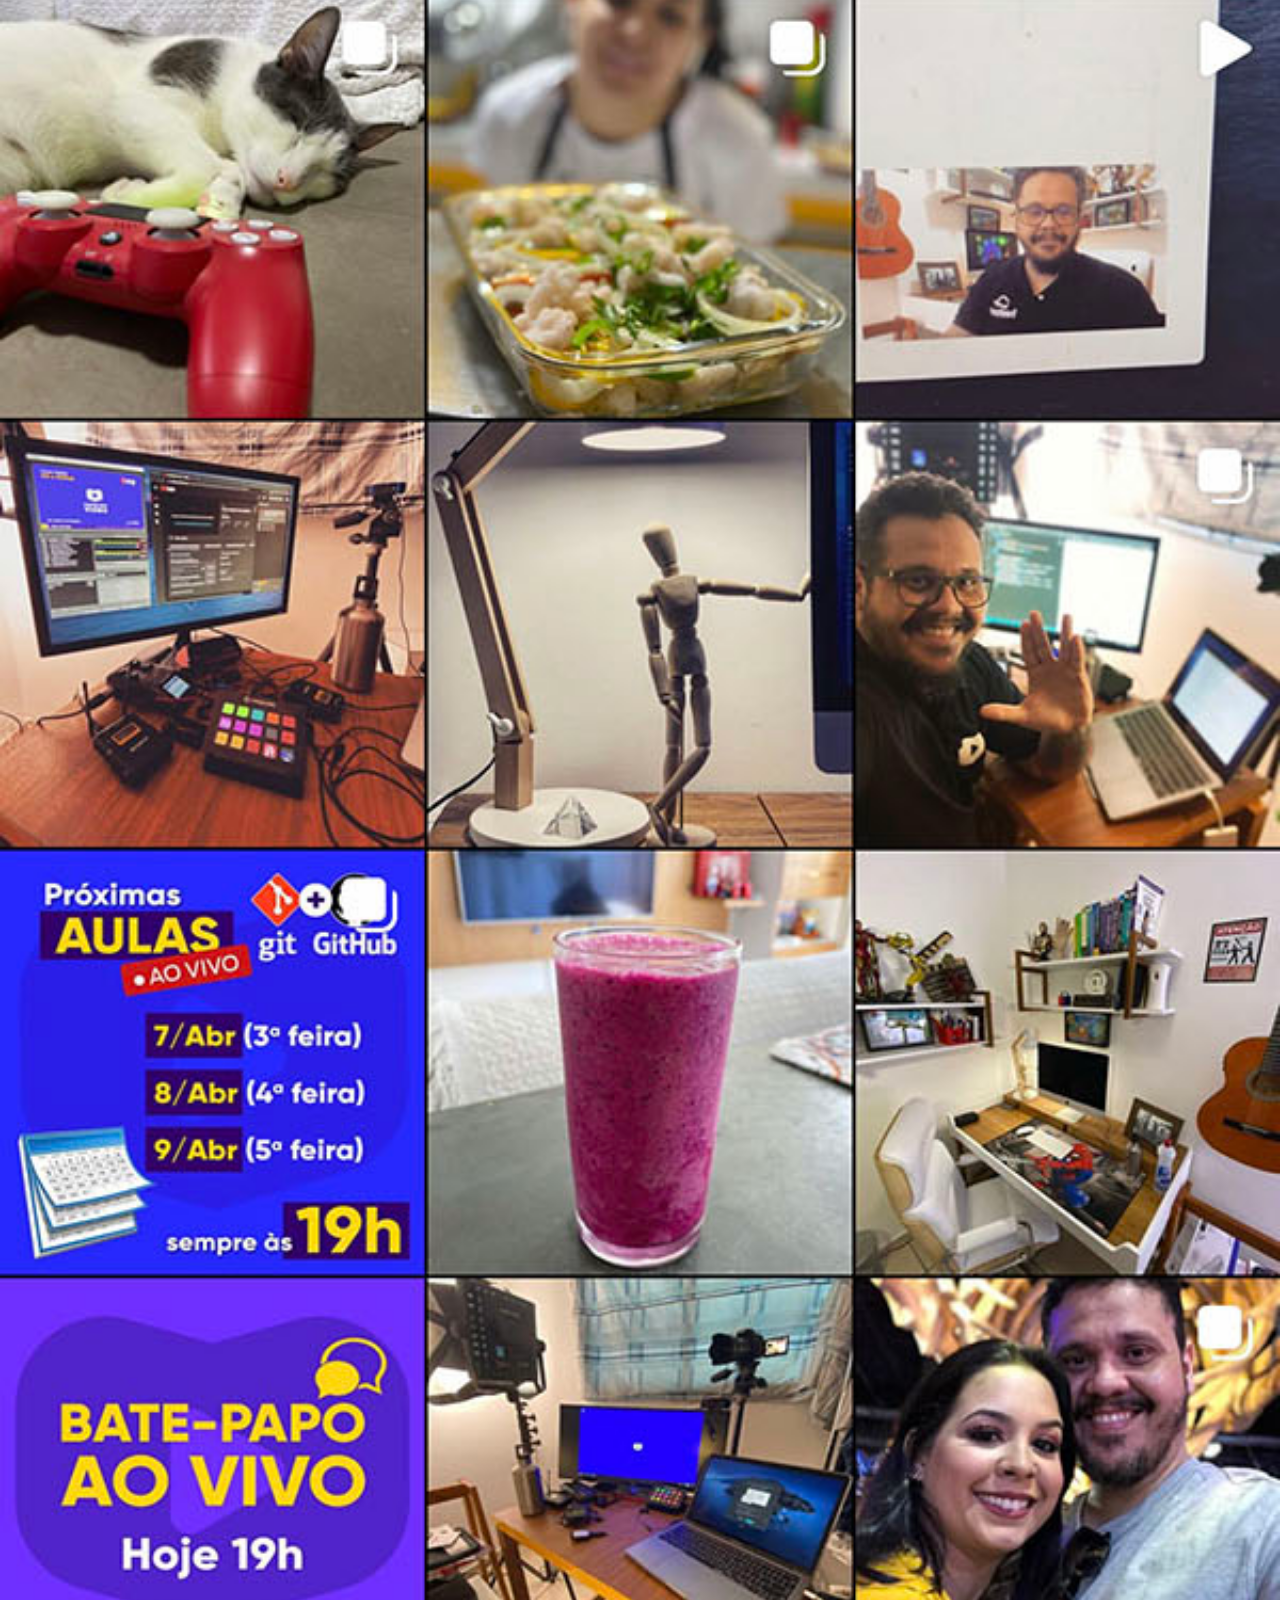
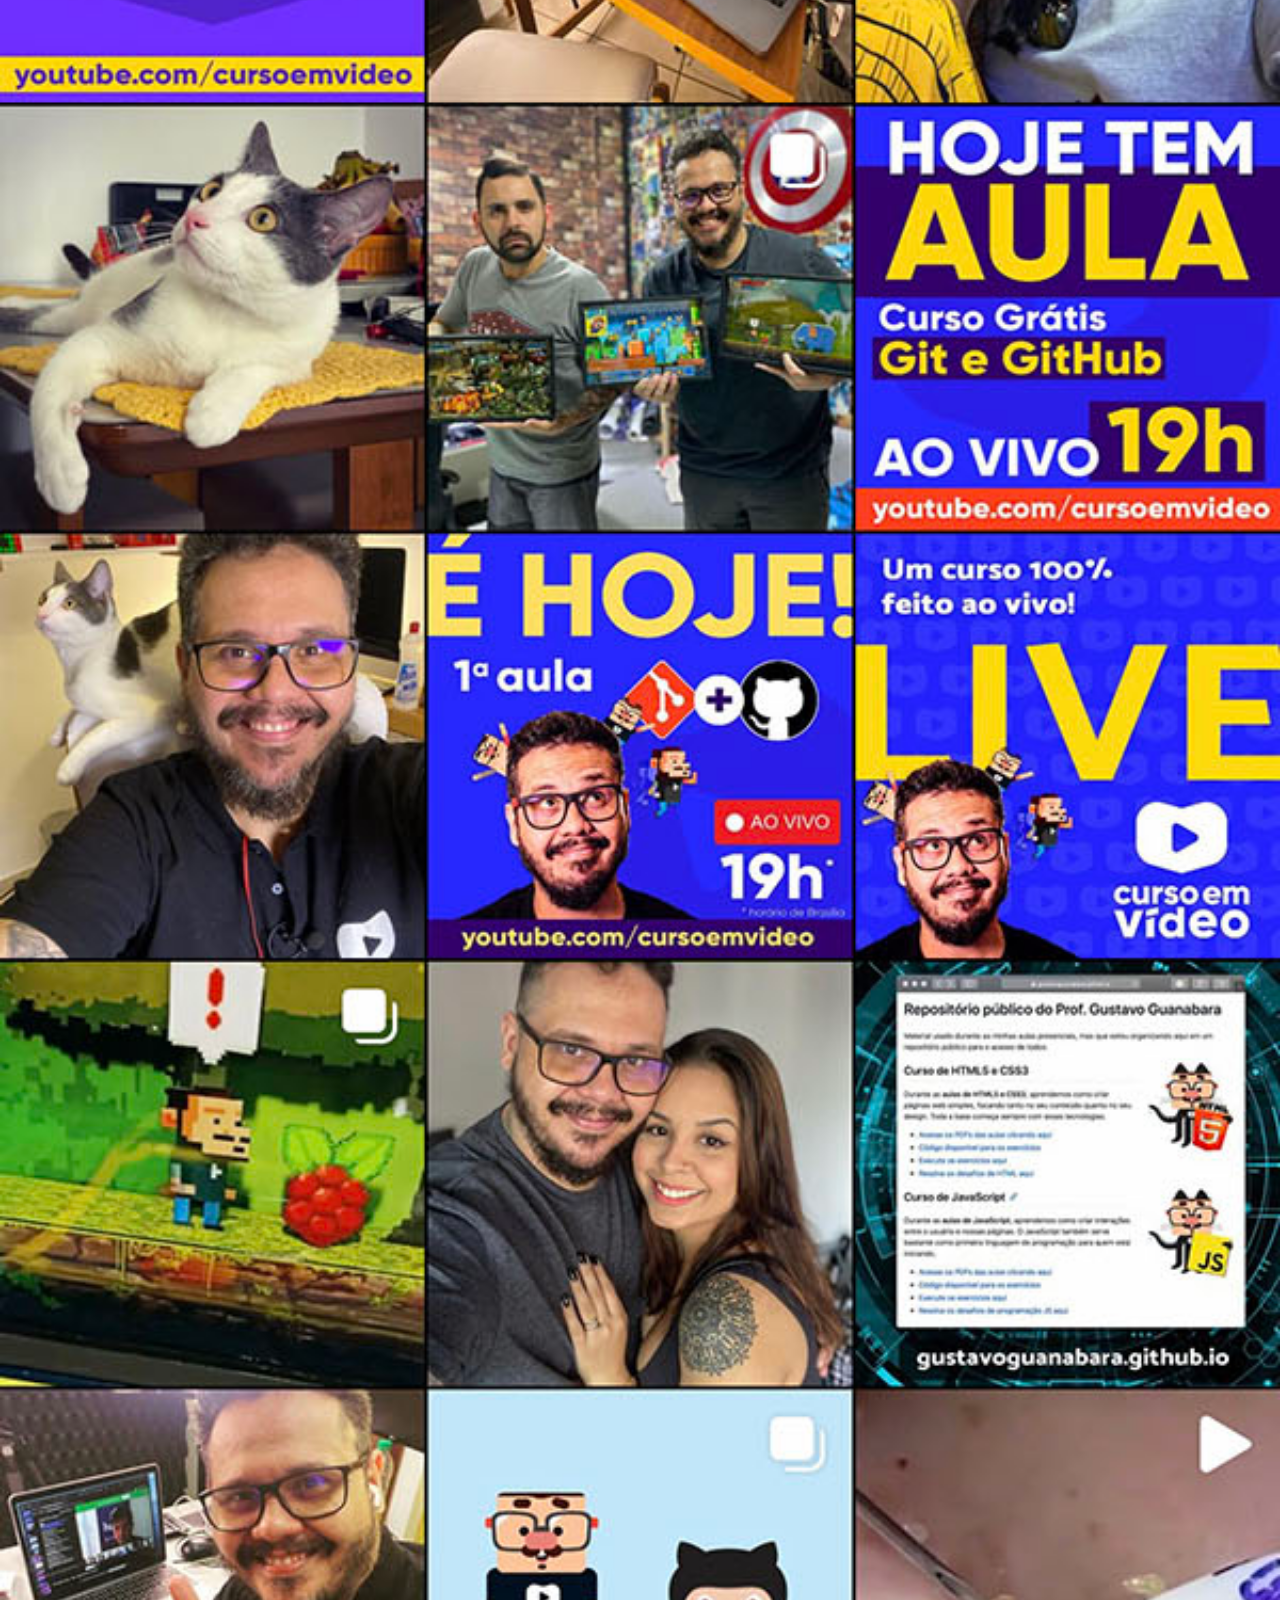
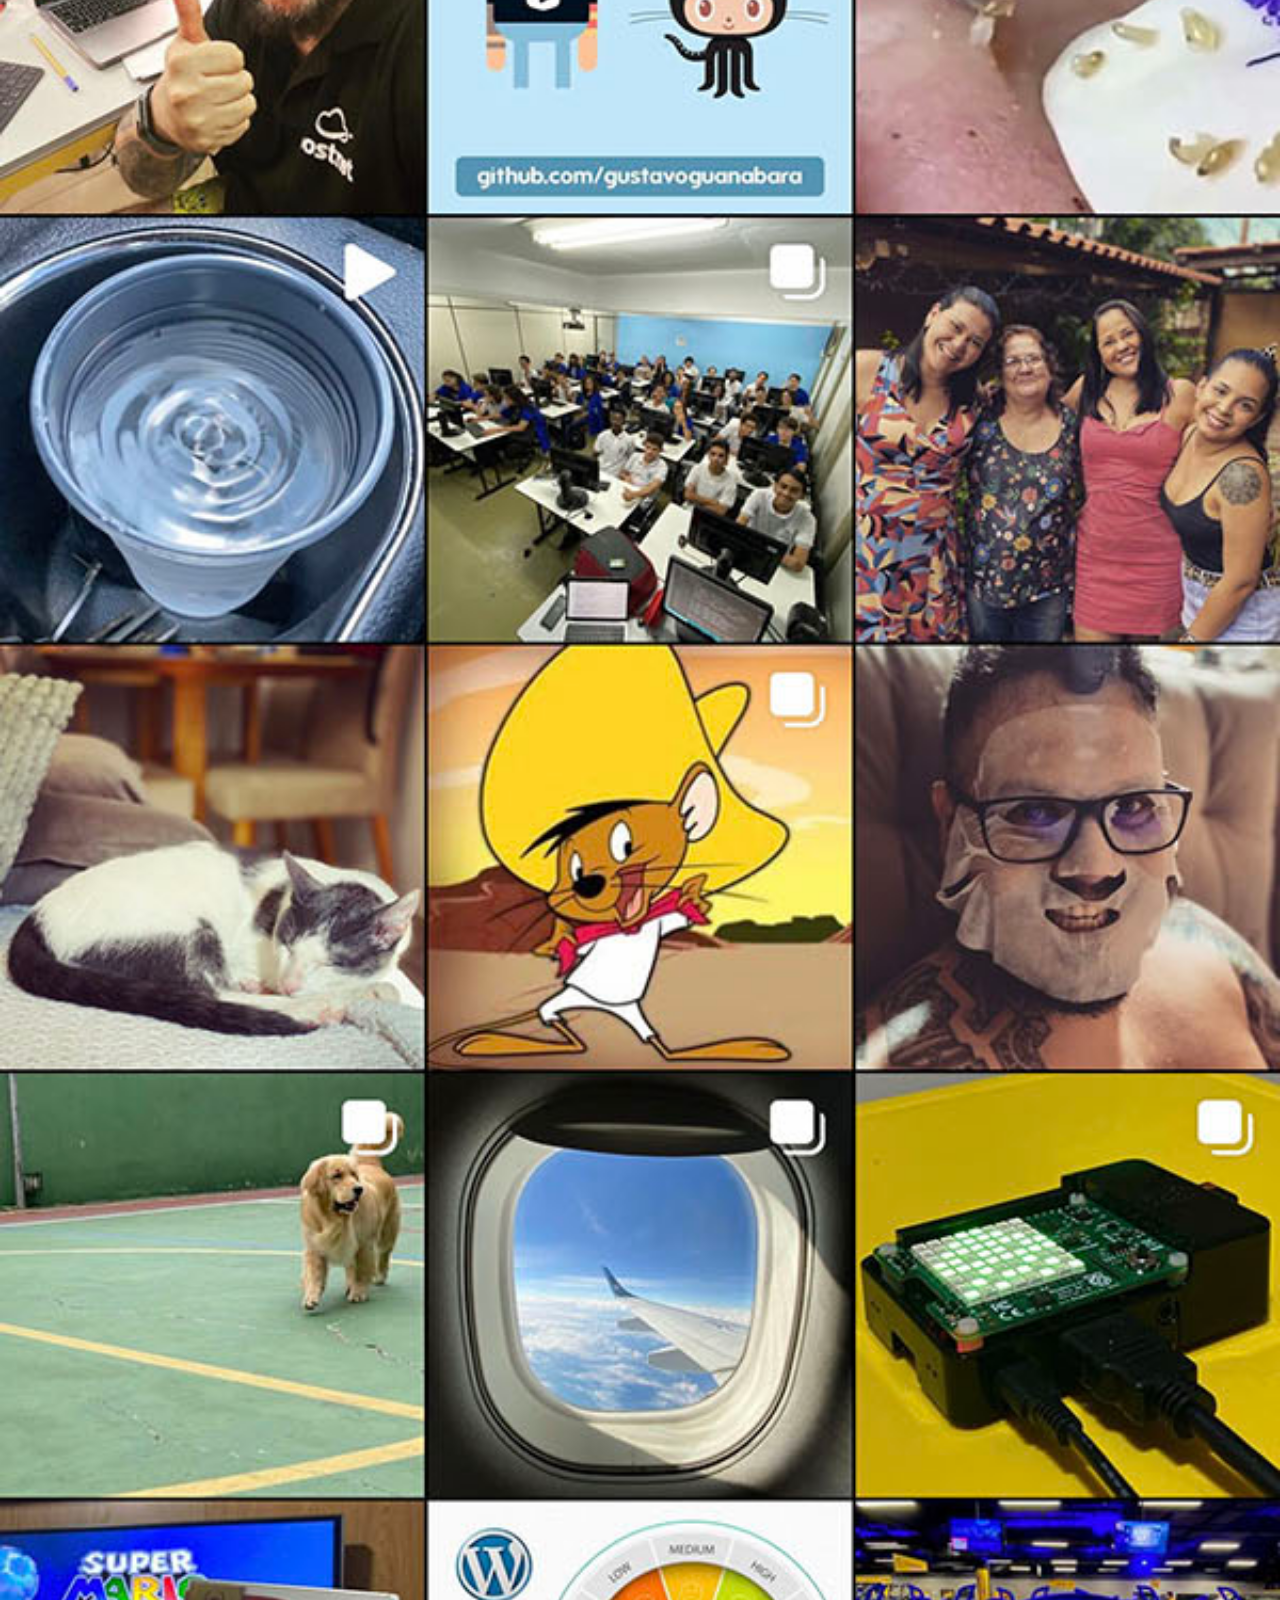
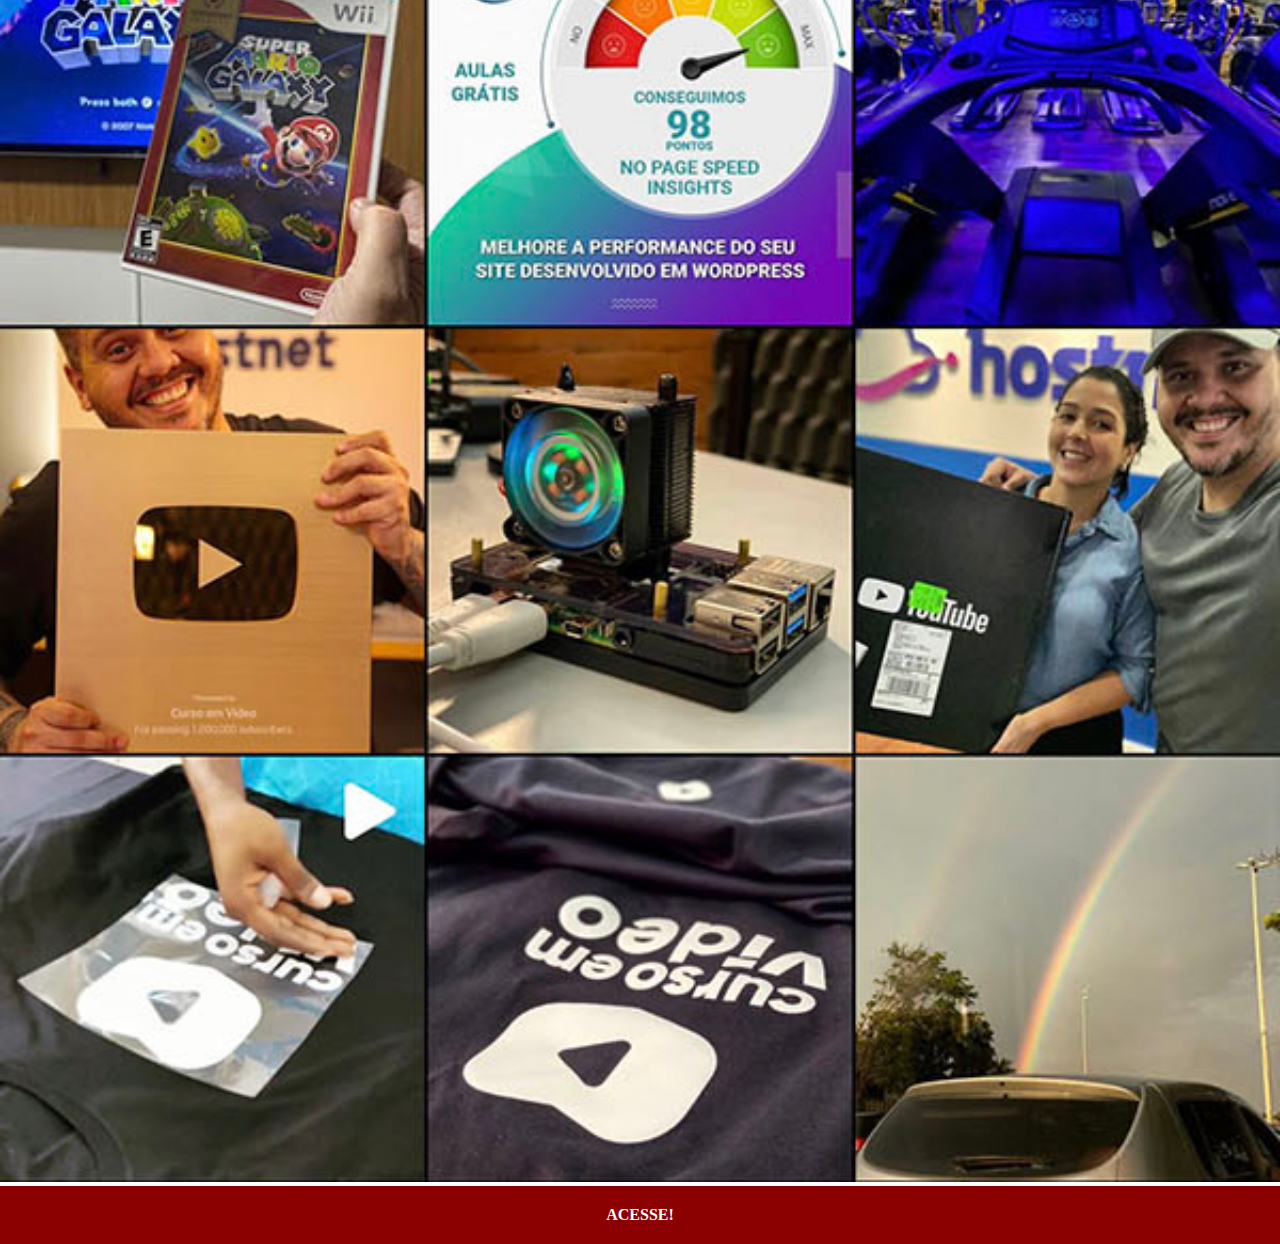
<file: instagram.html>
<!DOCTYPE html>
<html lang="pt-br">
<head>
    <meta charset="UTF-8">
    <meta http-equiv="X-UA-Compatible" content="IE=edge">
    <meta name="viewport" content="width=device-width, initial-scale=1.0">
    <link rel="stylesheet" href="estilos/social.css">
    <title>Instagram</title>
</head>
<body>
    <img src="imagens/tela-instagram.jpg" alt="Instagram">
    <a href="https://www.instagram.com/gustavoguanabara/" target="_blank" rel="external">ACESSE!</a>
</body>
</html>
</file>
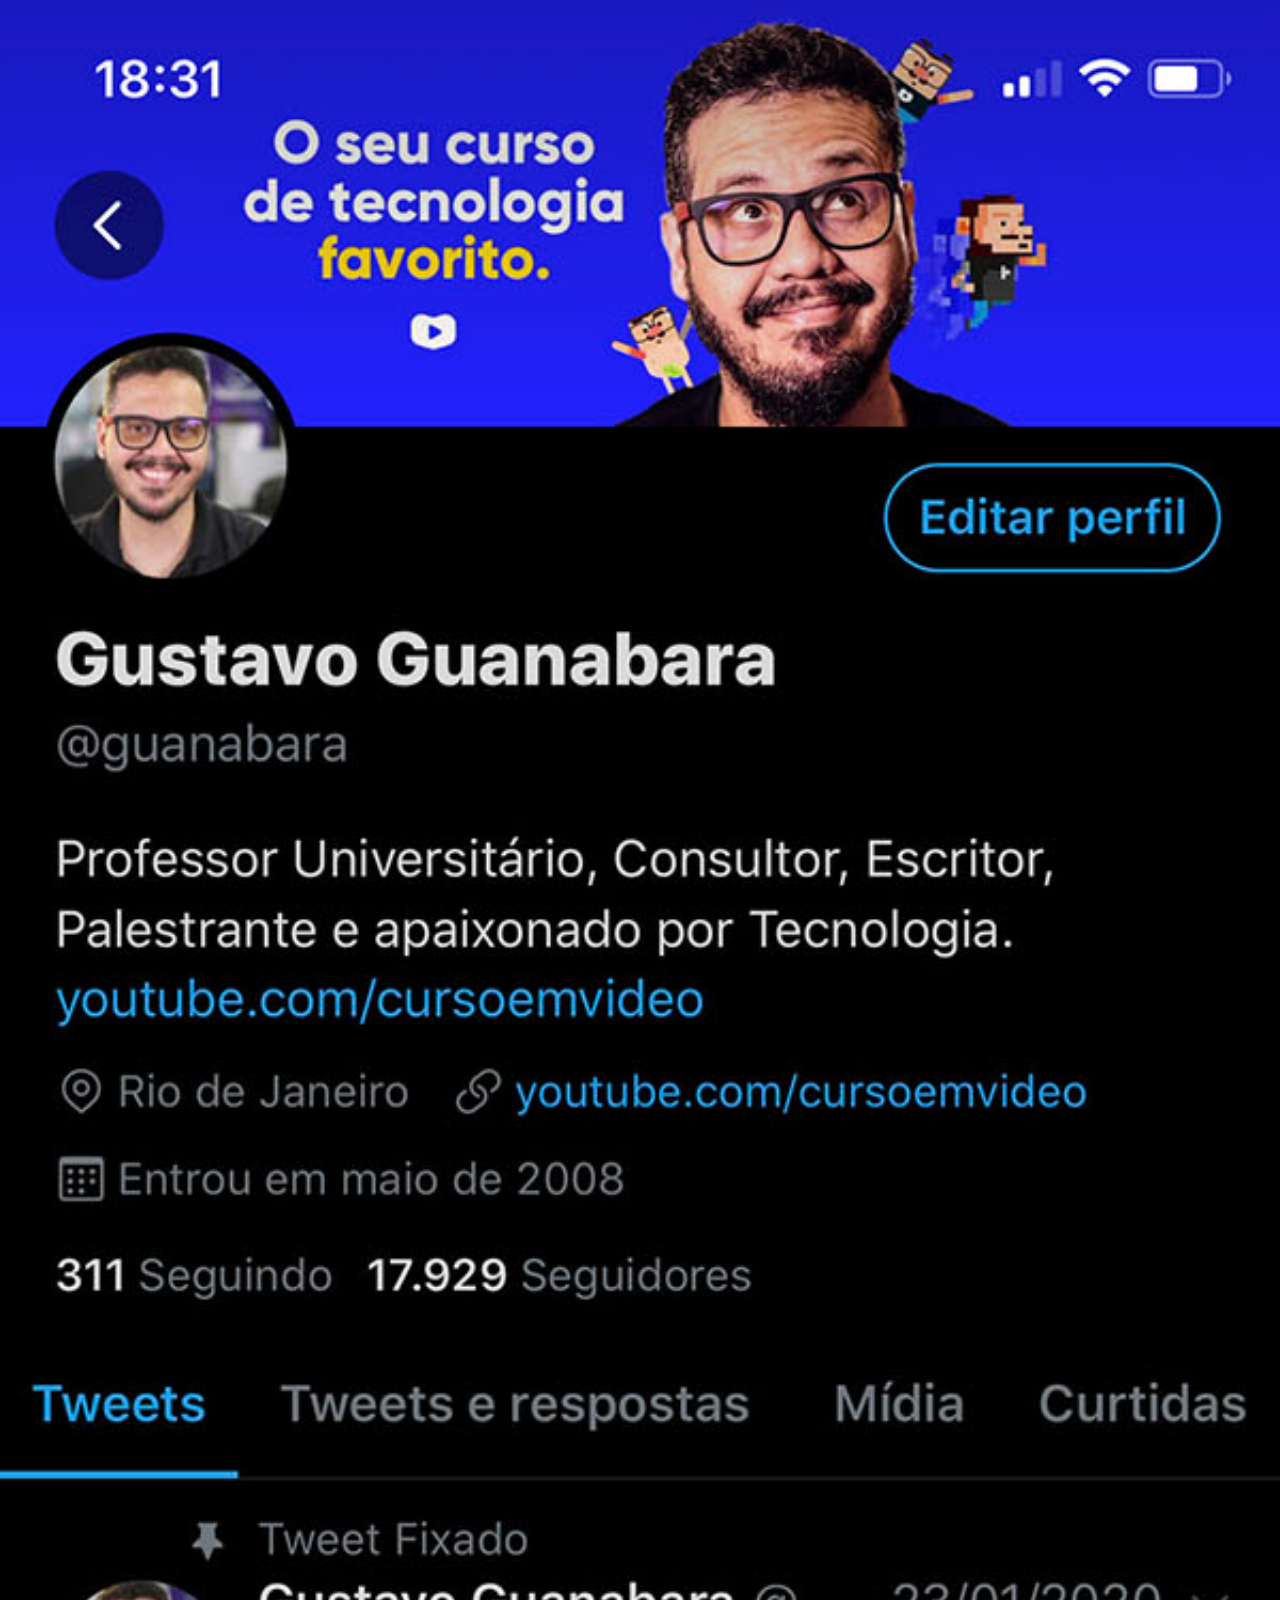
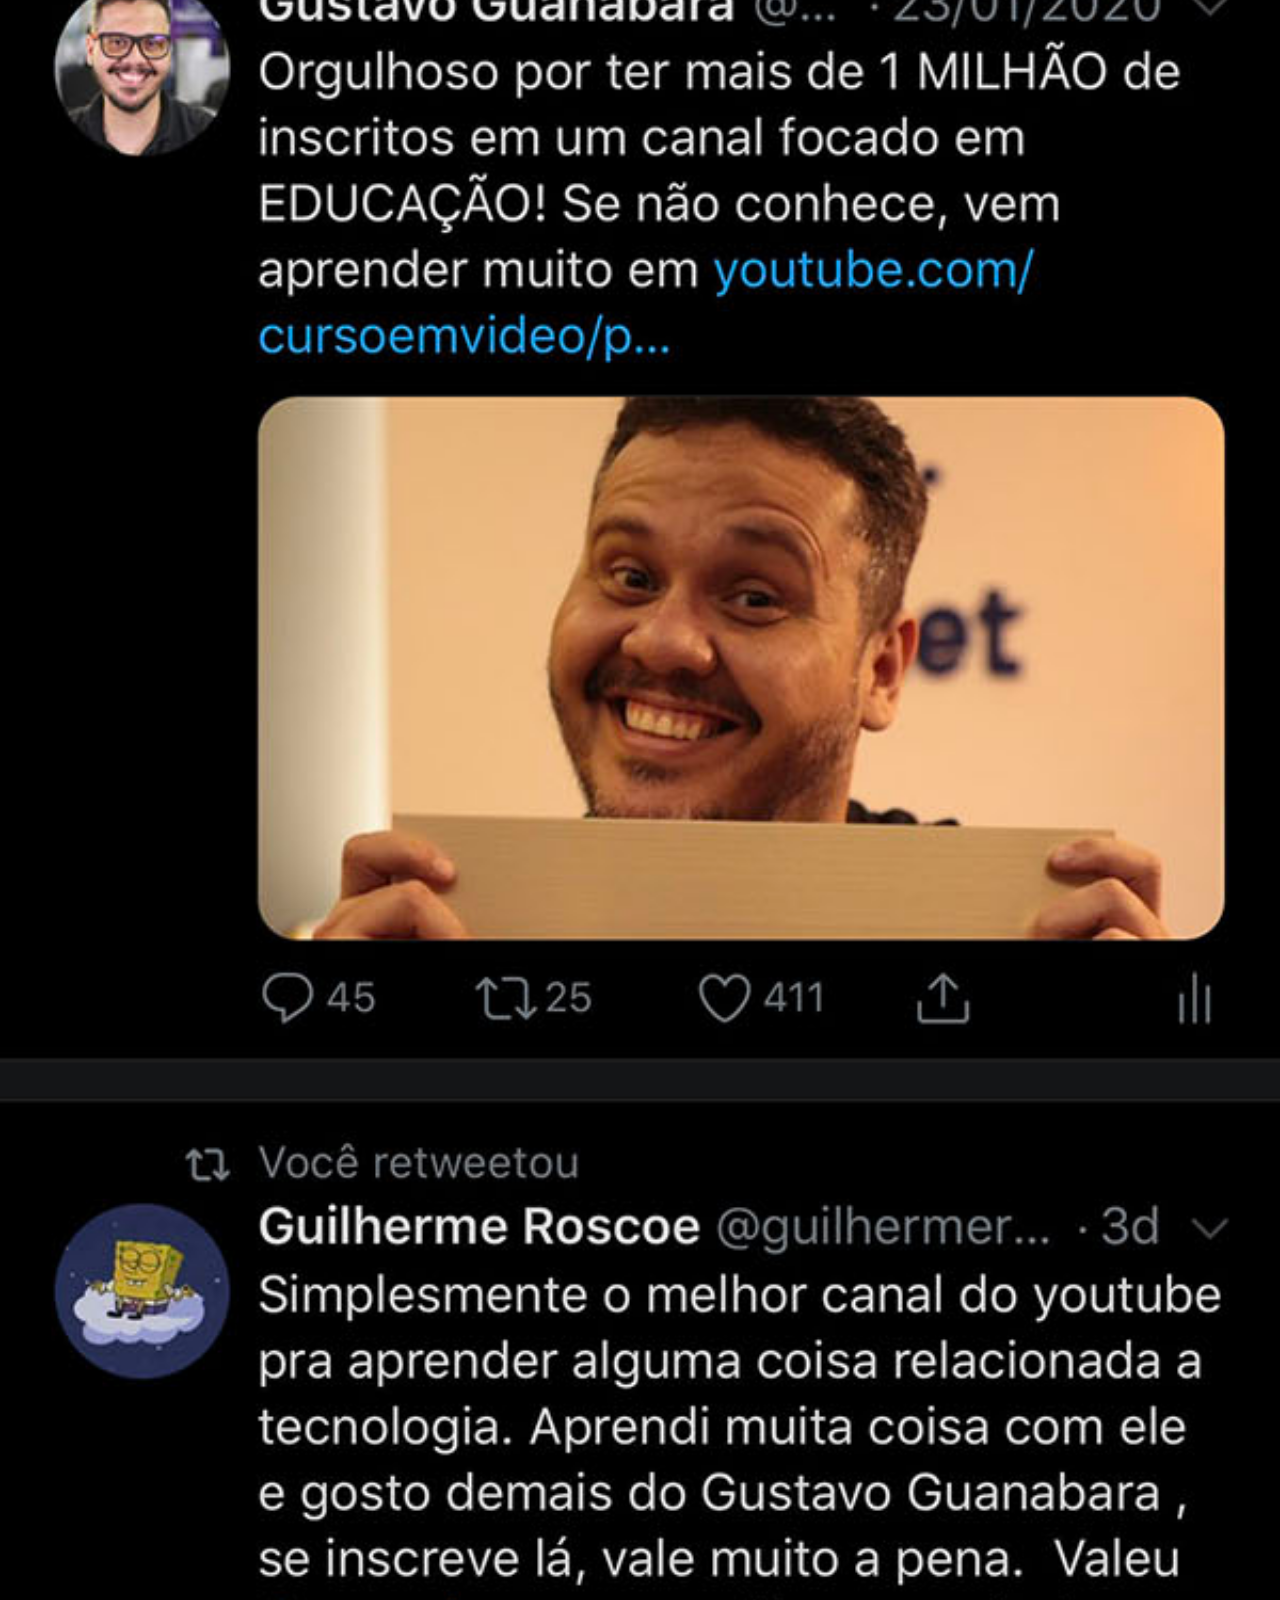
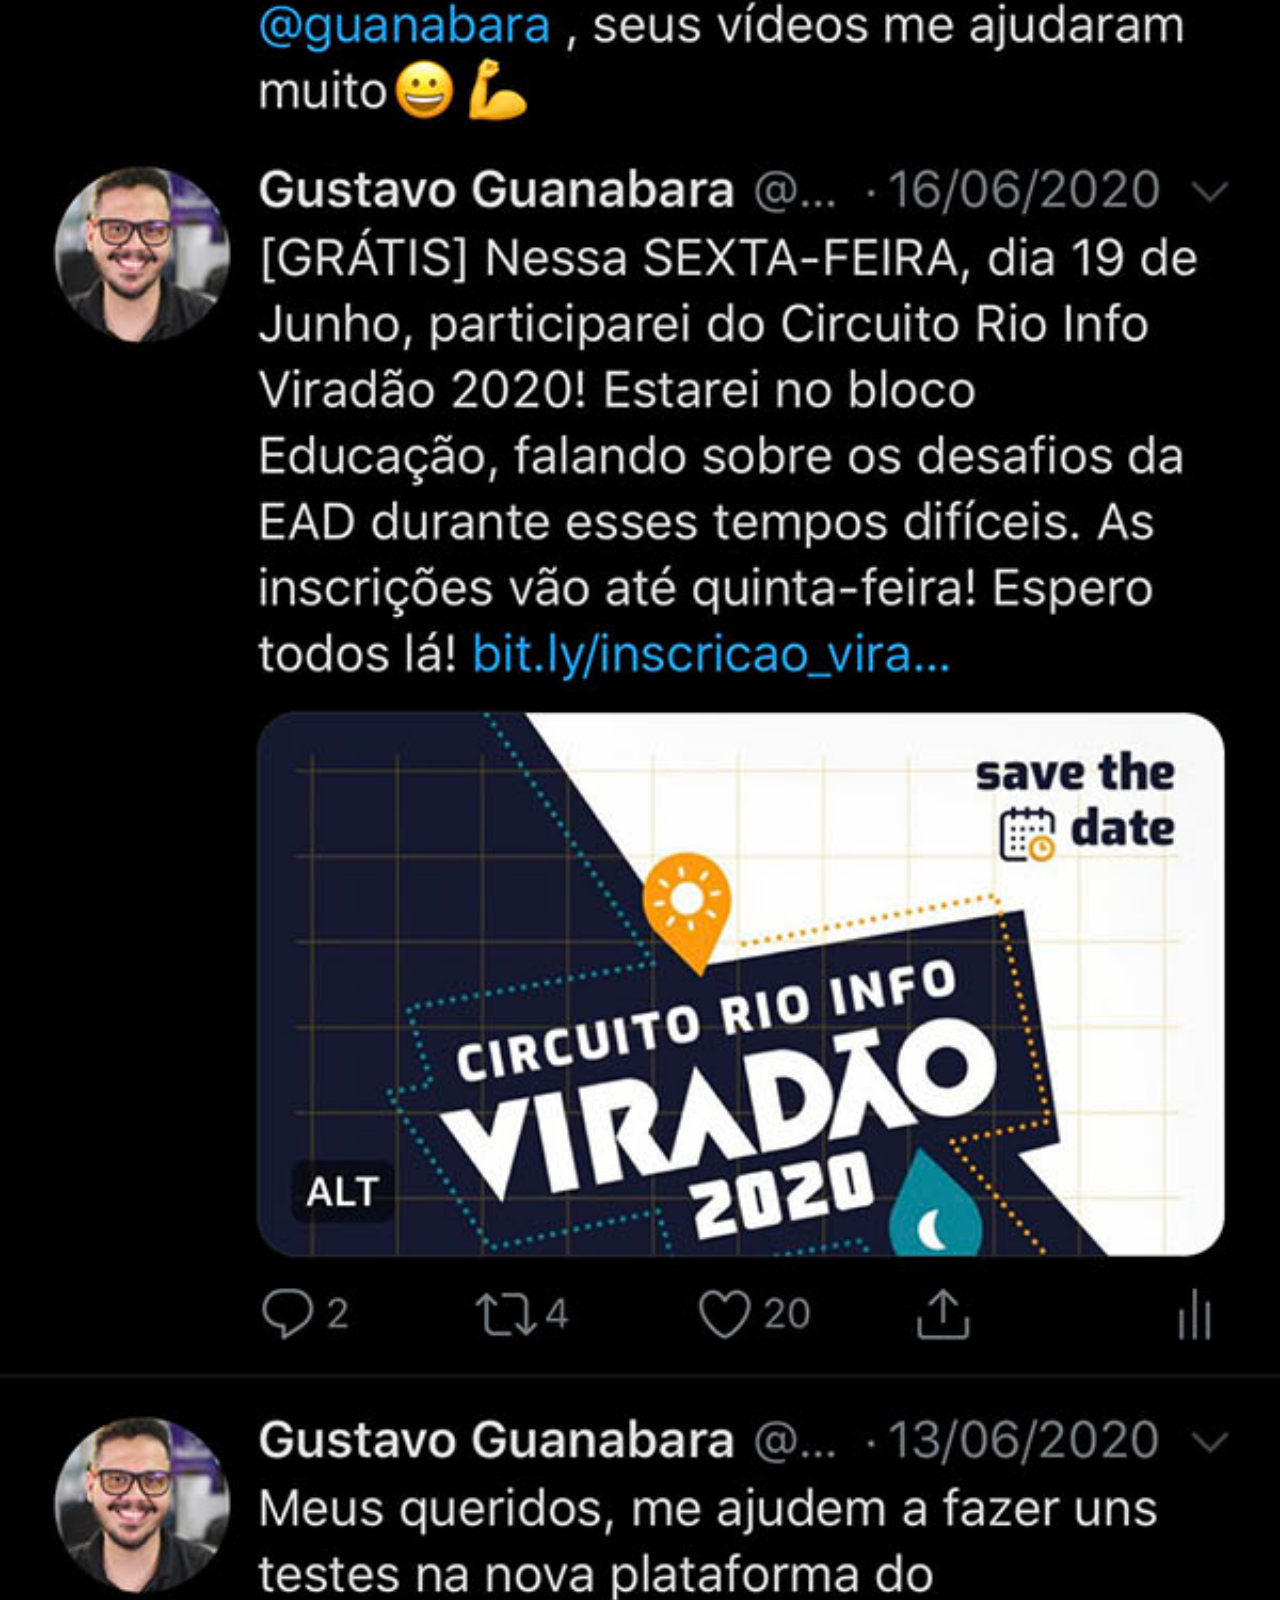
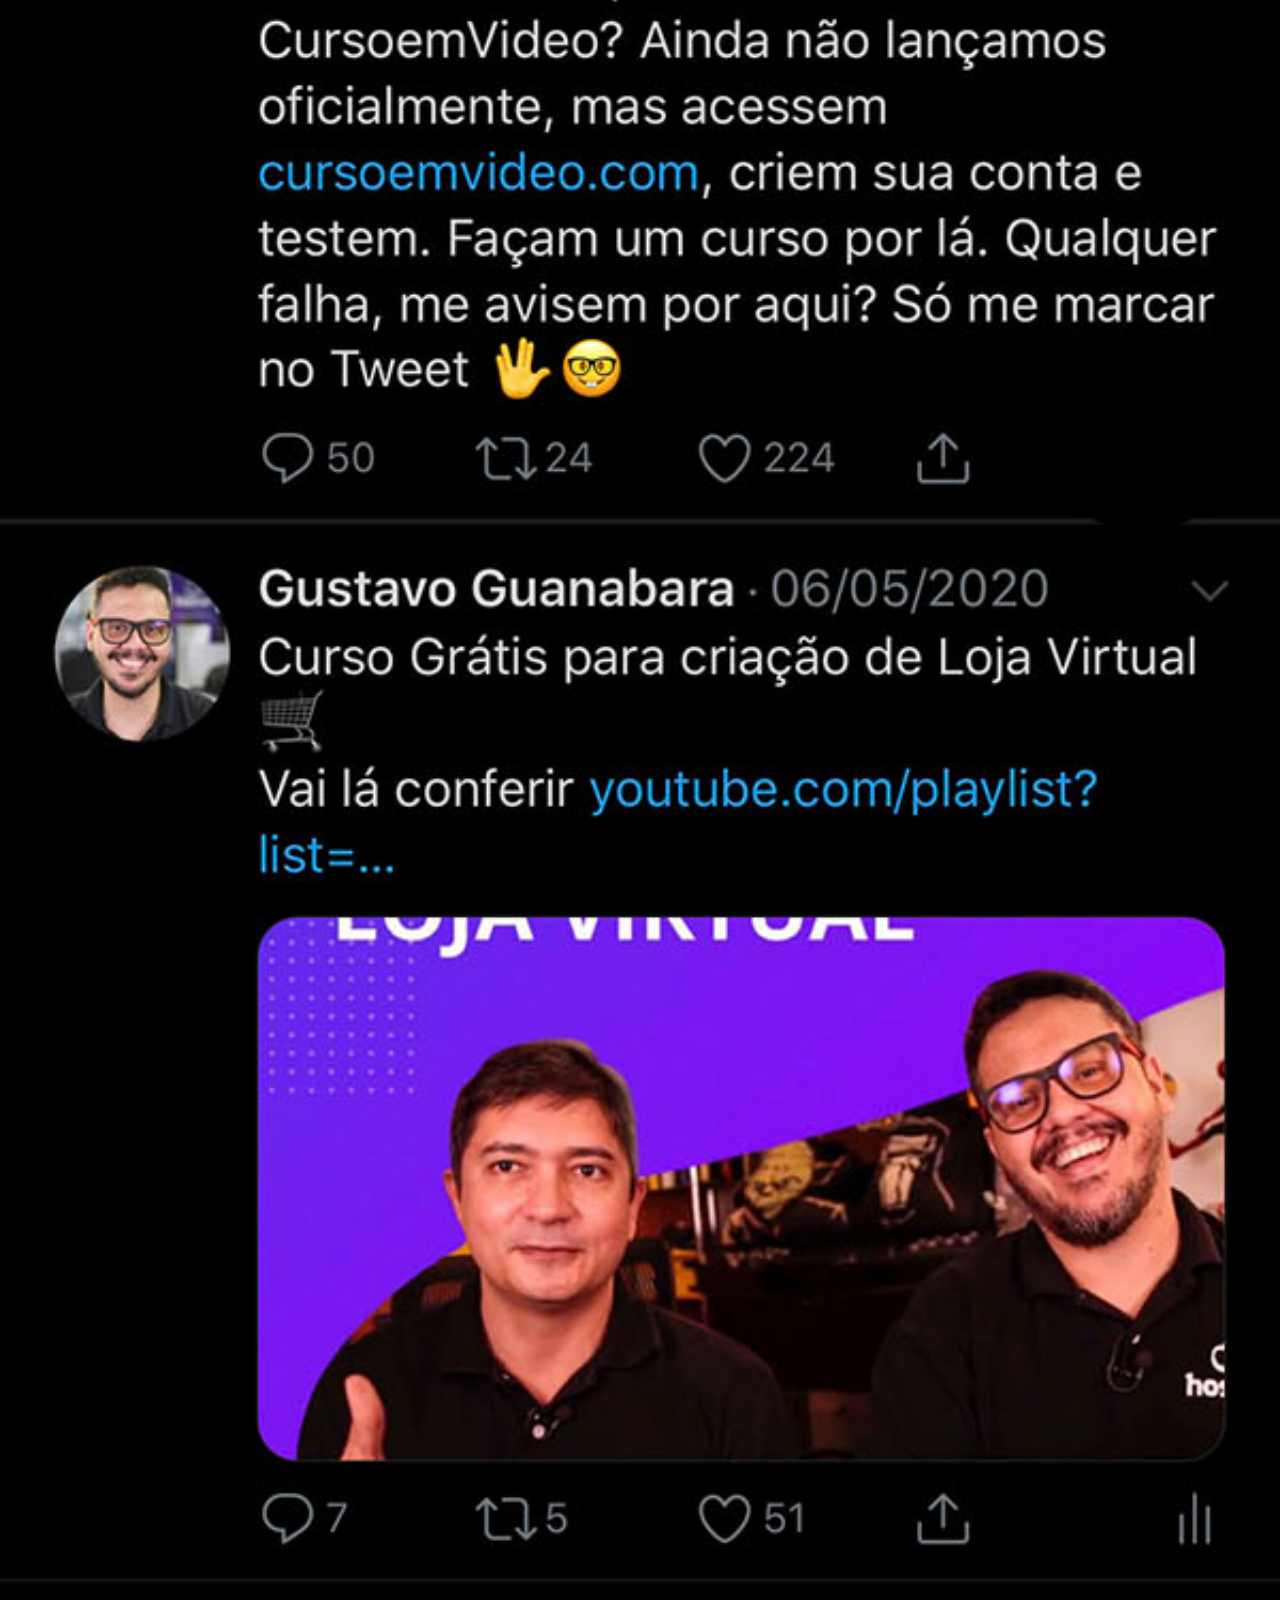
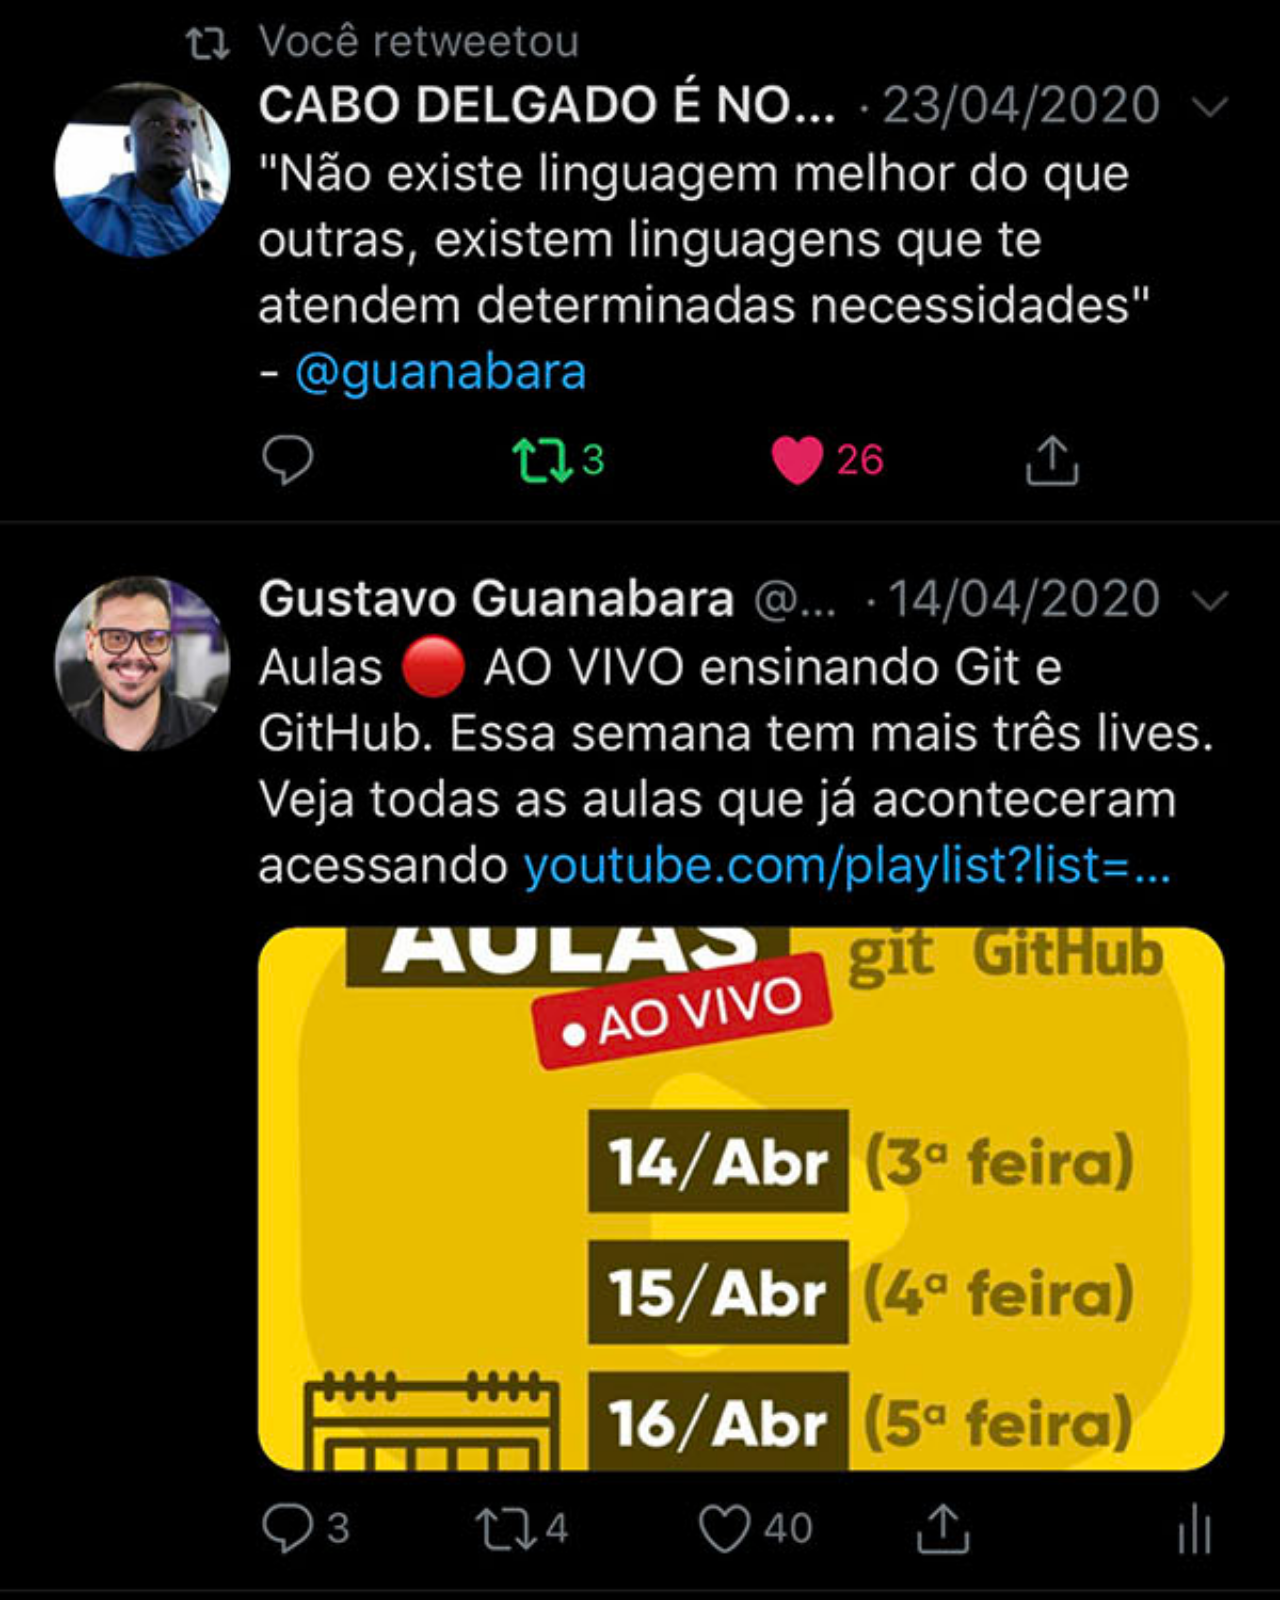
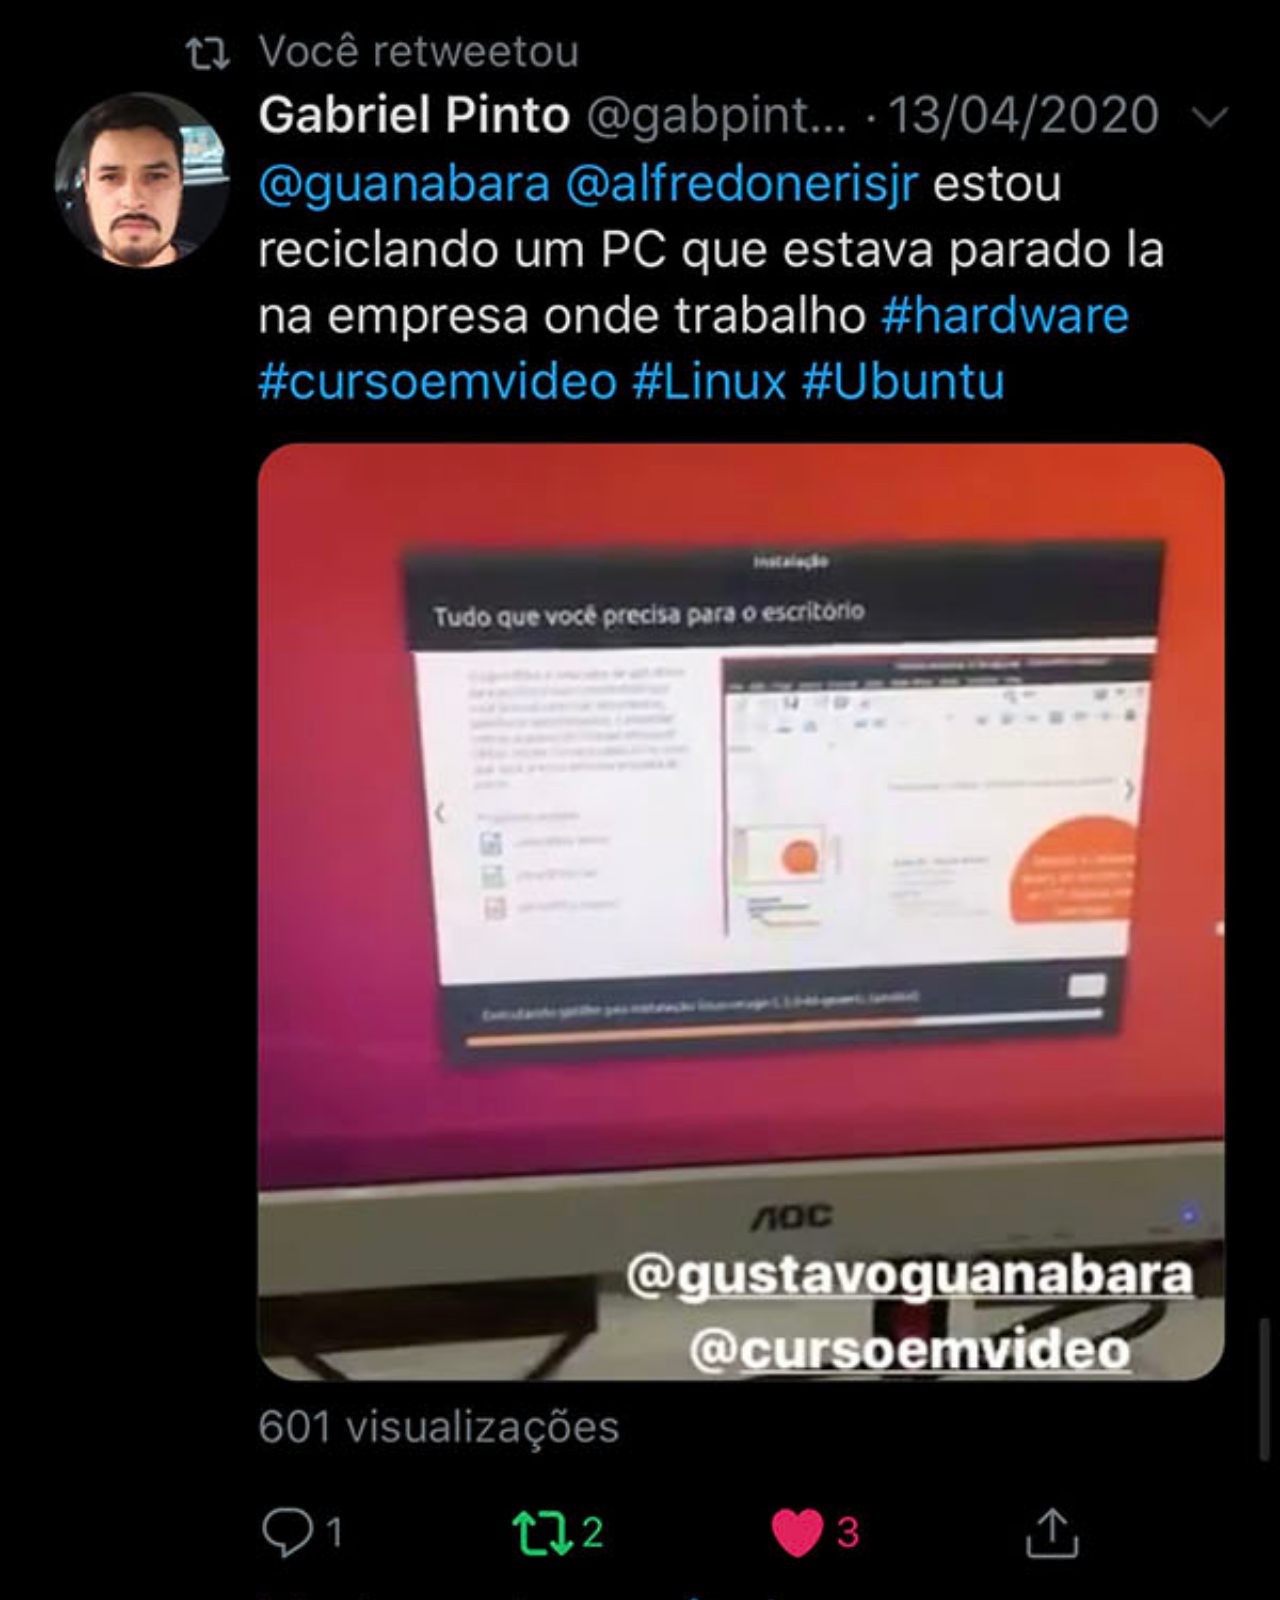
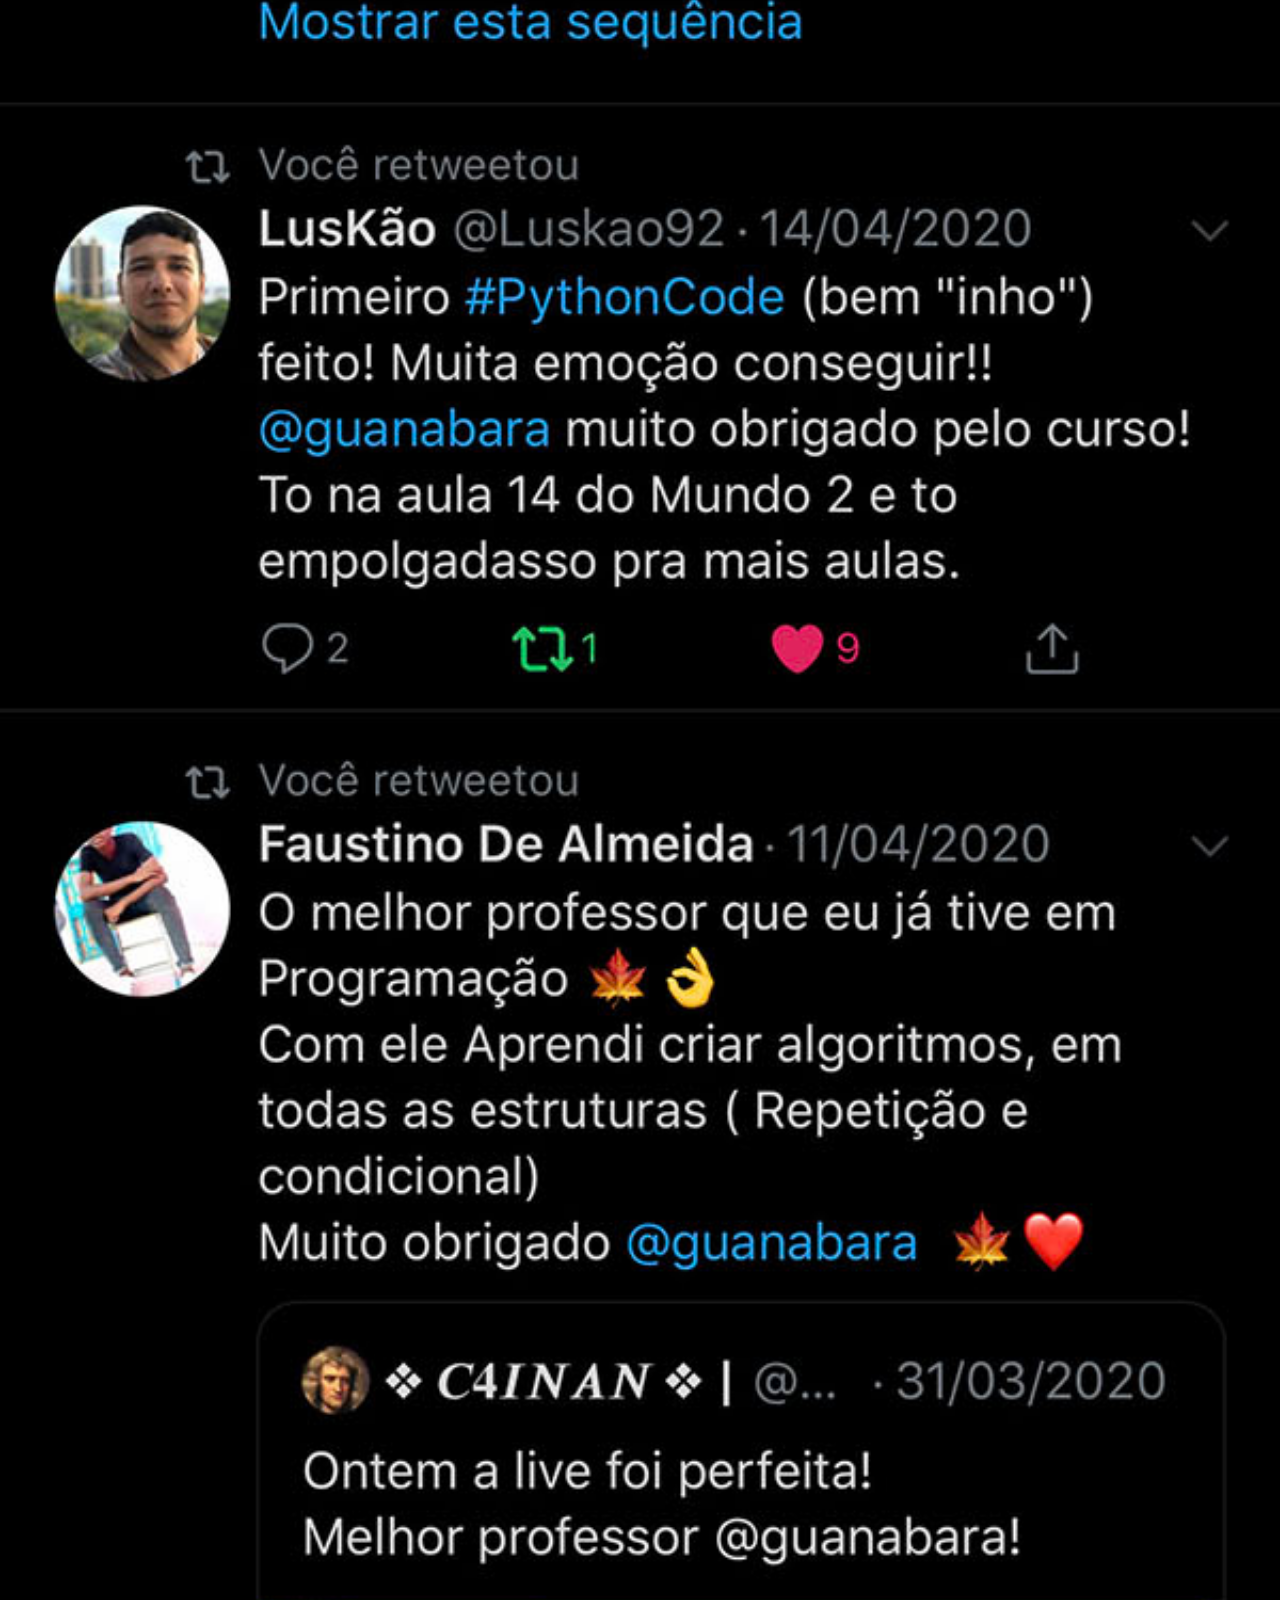
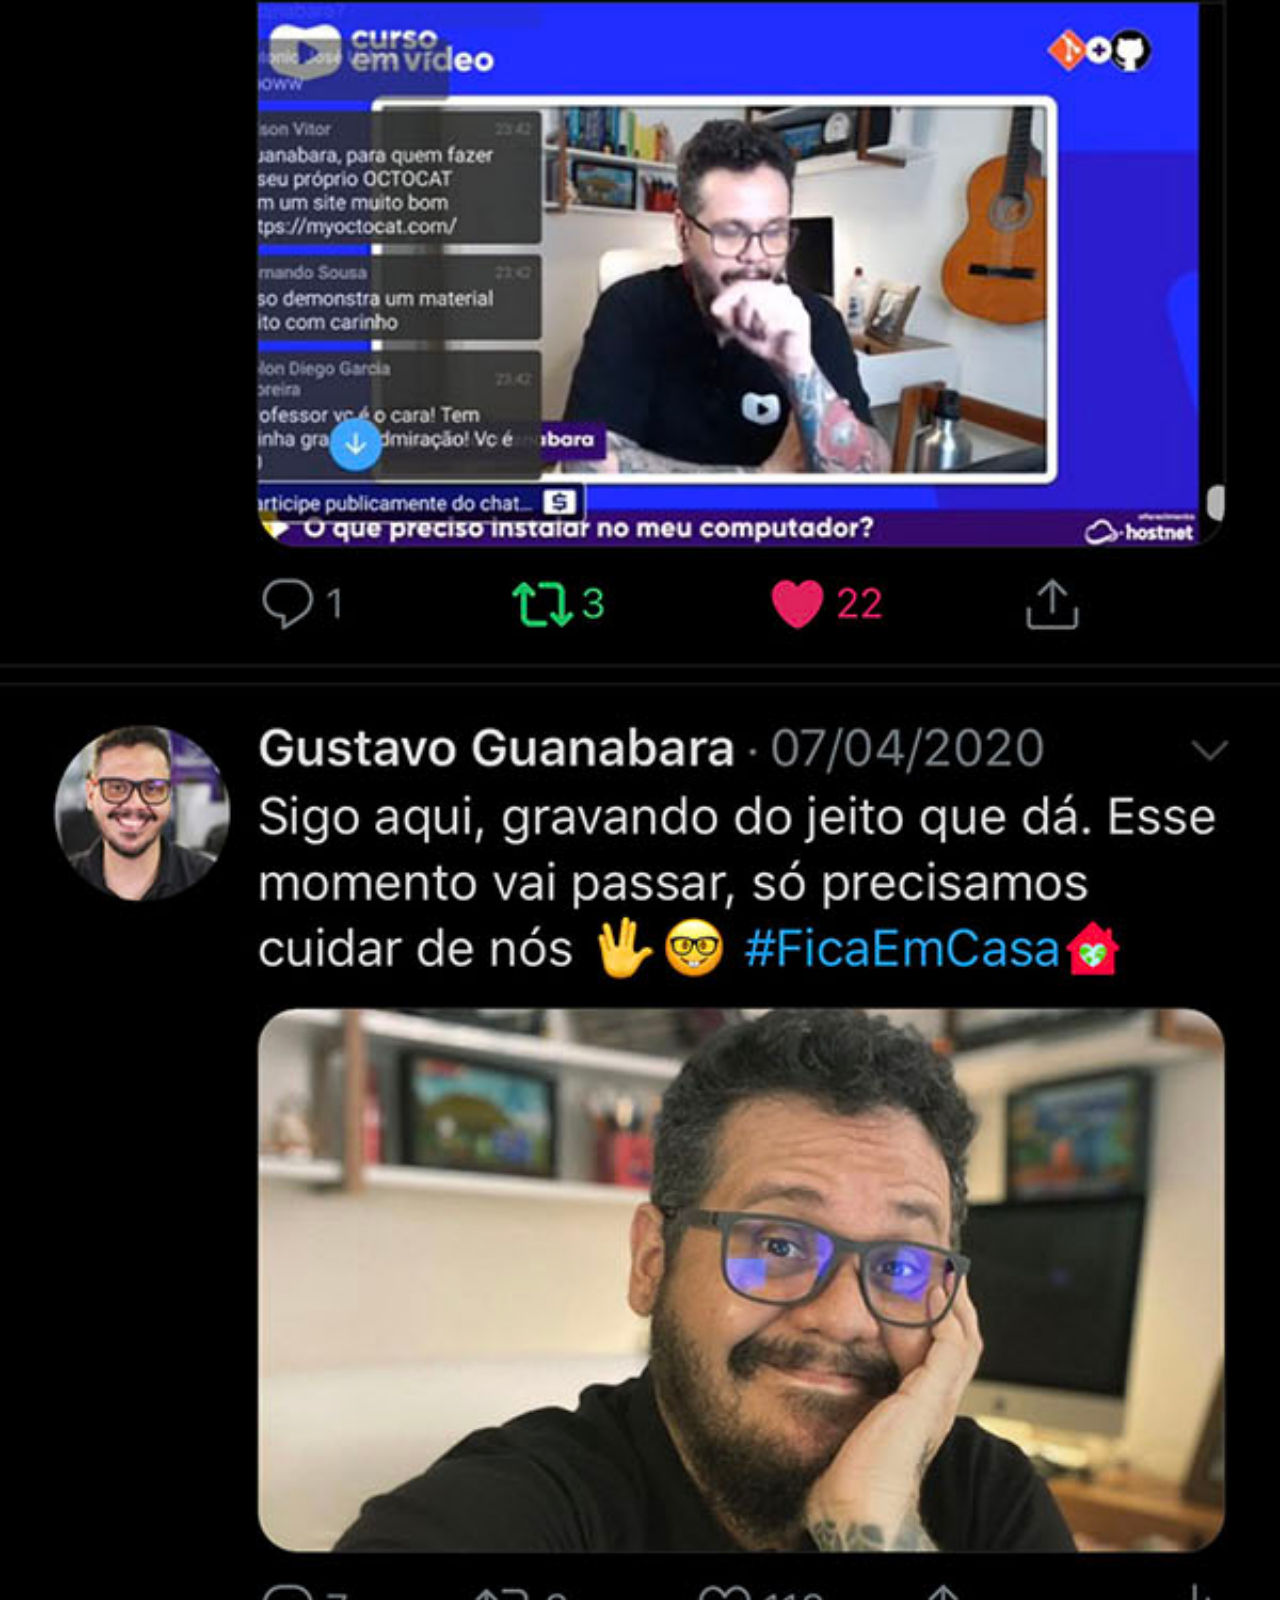
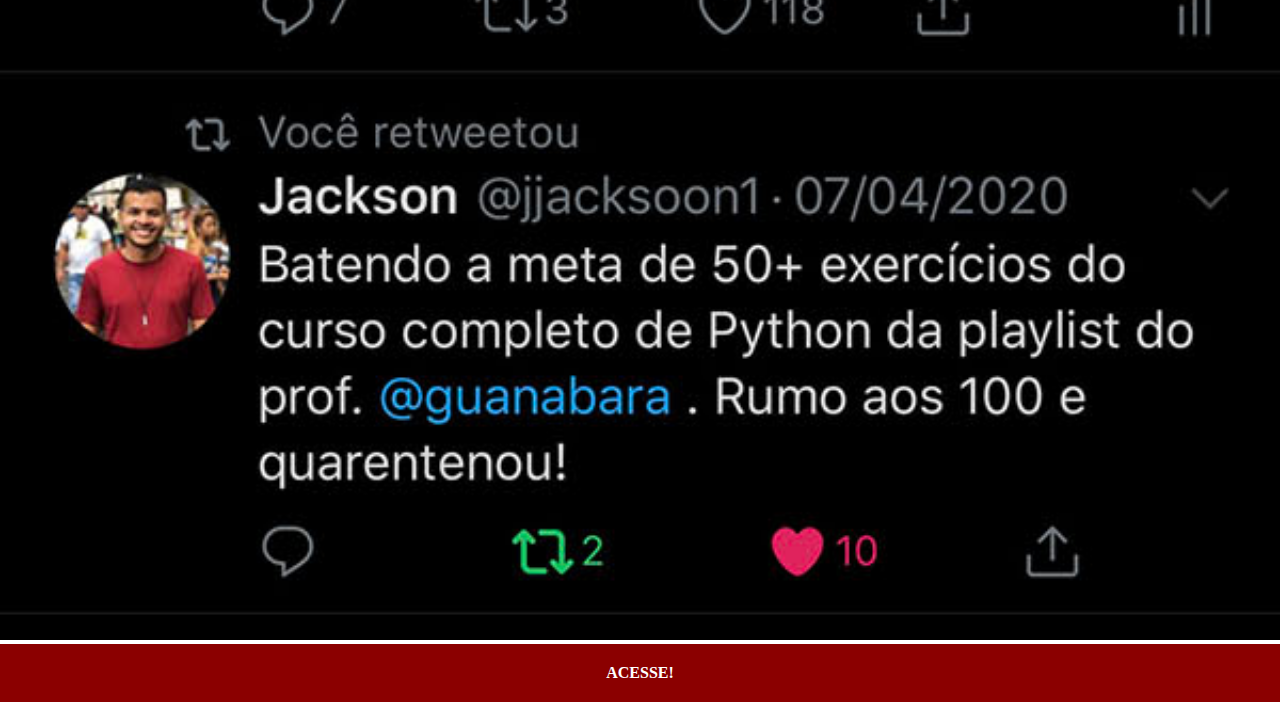
<file: twitter.html>
<!DOCTYPE html>
<html lang="pt-br">
<head>
    <meta charset="UTF-8">
    <meta http-equiv="X-UA-Compatible" content="IE=edge">
    <meta name="viewport" content="width=device-width, initial-scale=1.0">
    <link rel="stylesheet" href="estilos/social.css">
    <title>Twitter</title>
</head>
<body>
    <img src="imagens/tela-twitter.jpg" alt="Twitter">
    <a href="https://twitter.com/guanabara" target="_blank" rel="external">ACESSE!</a>
</body>
</html>
</file>
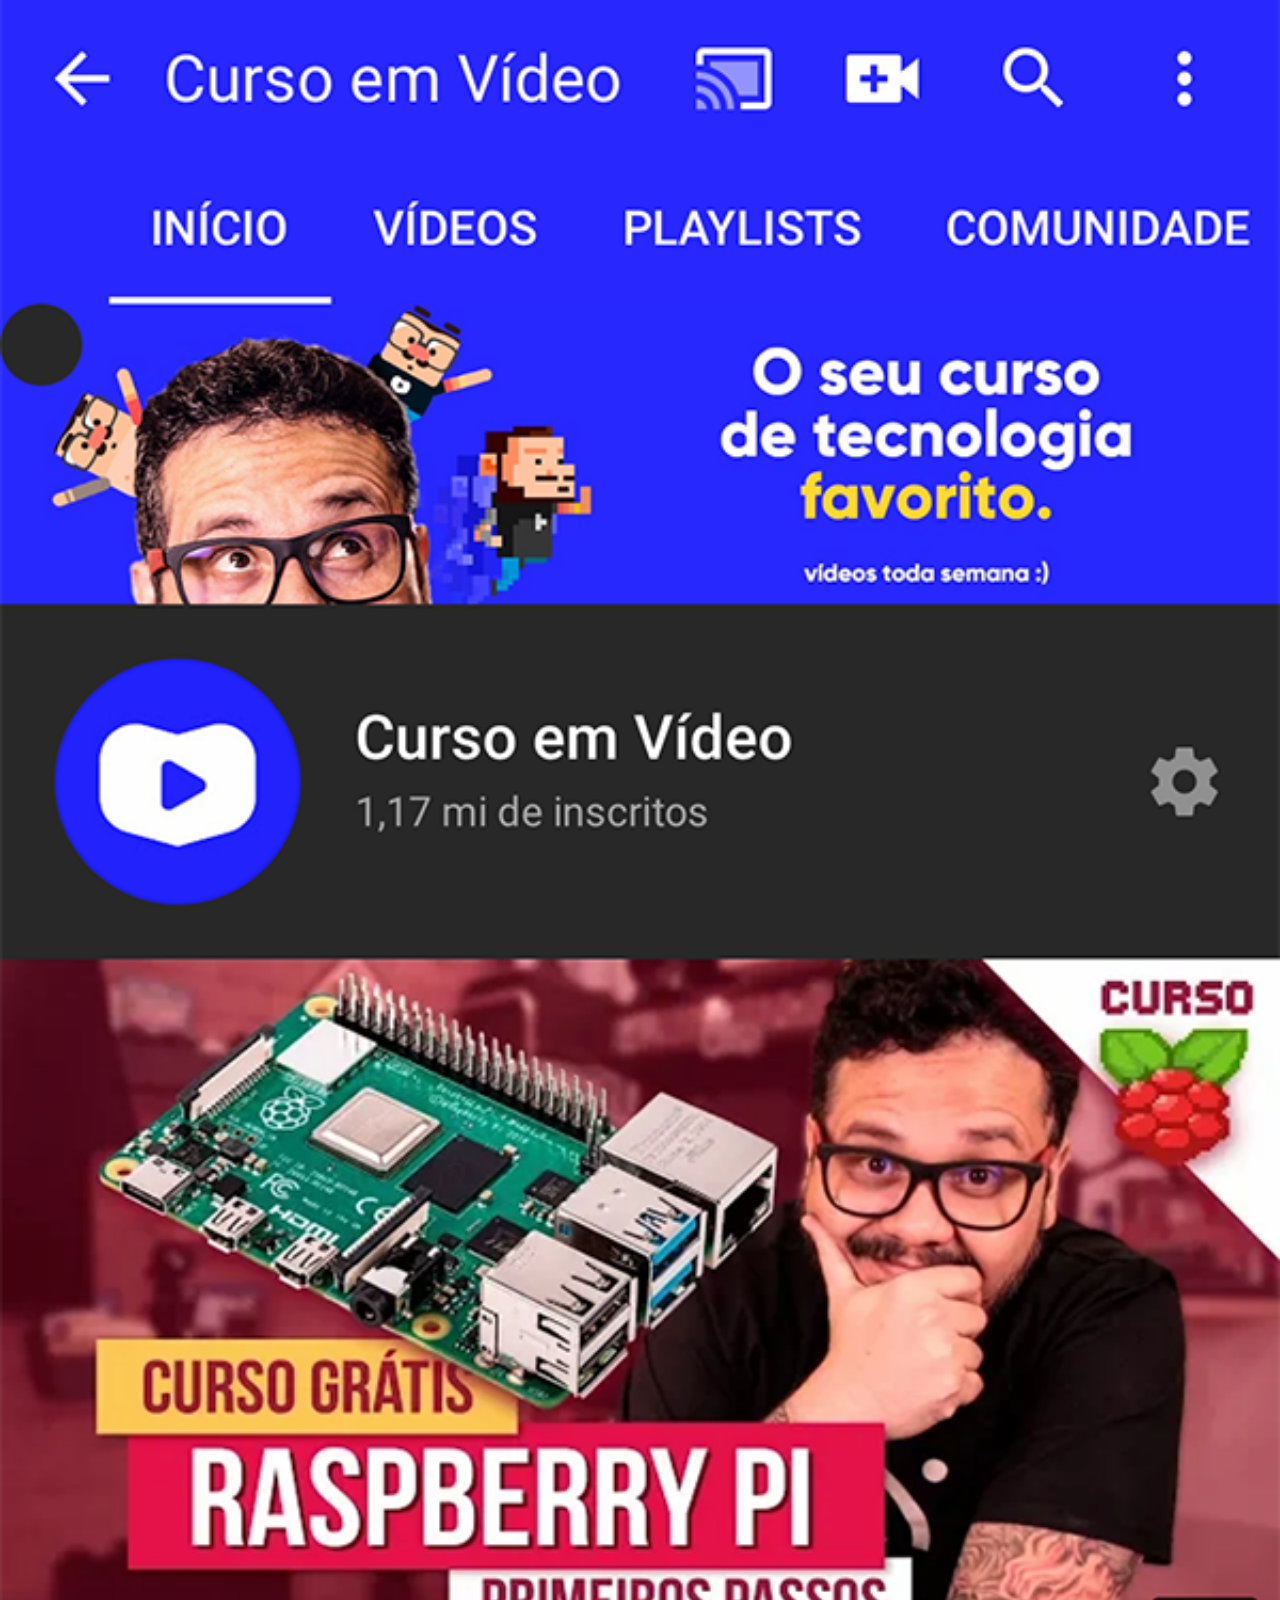
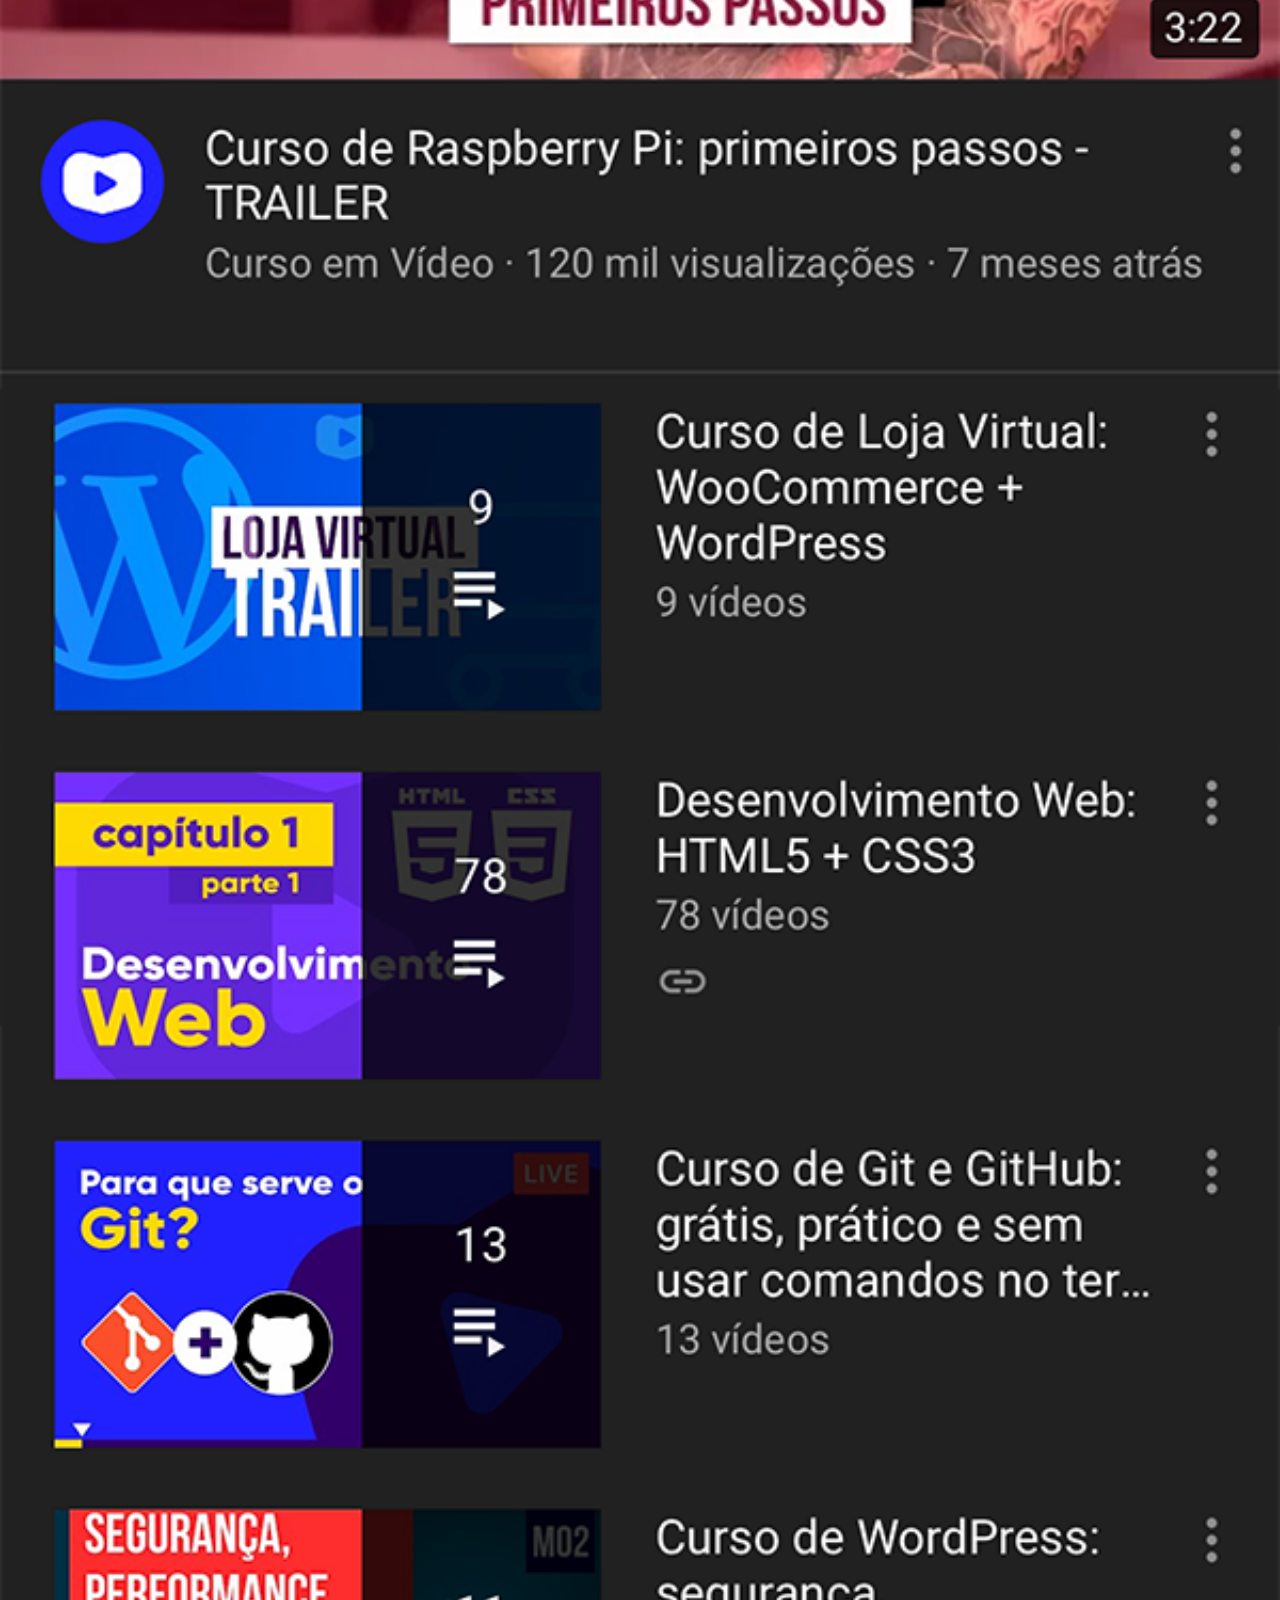
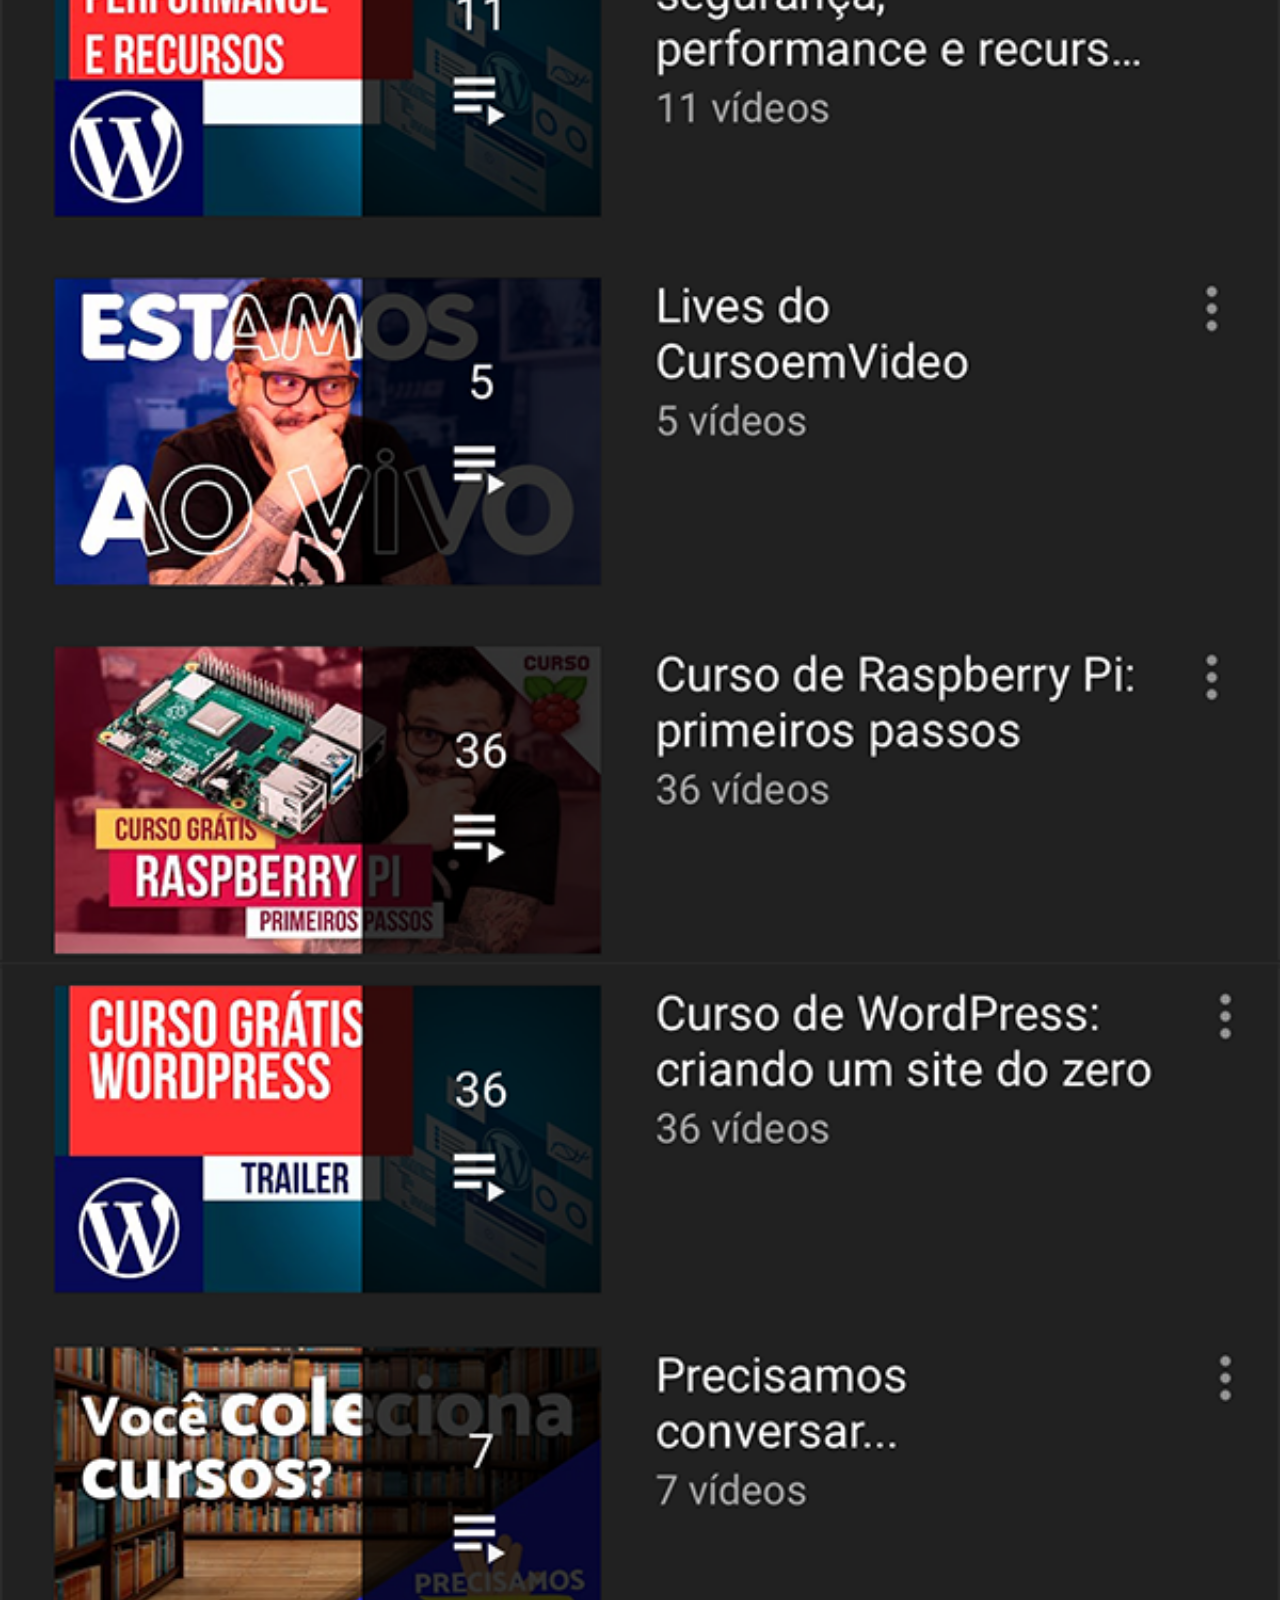
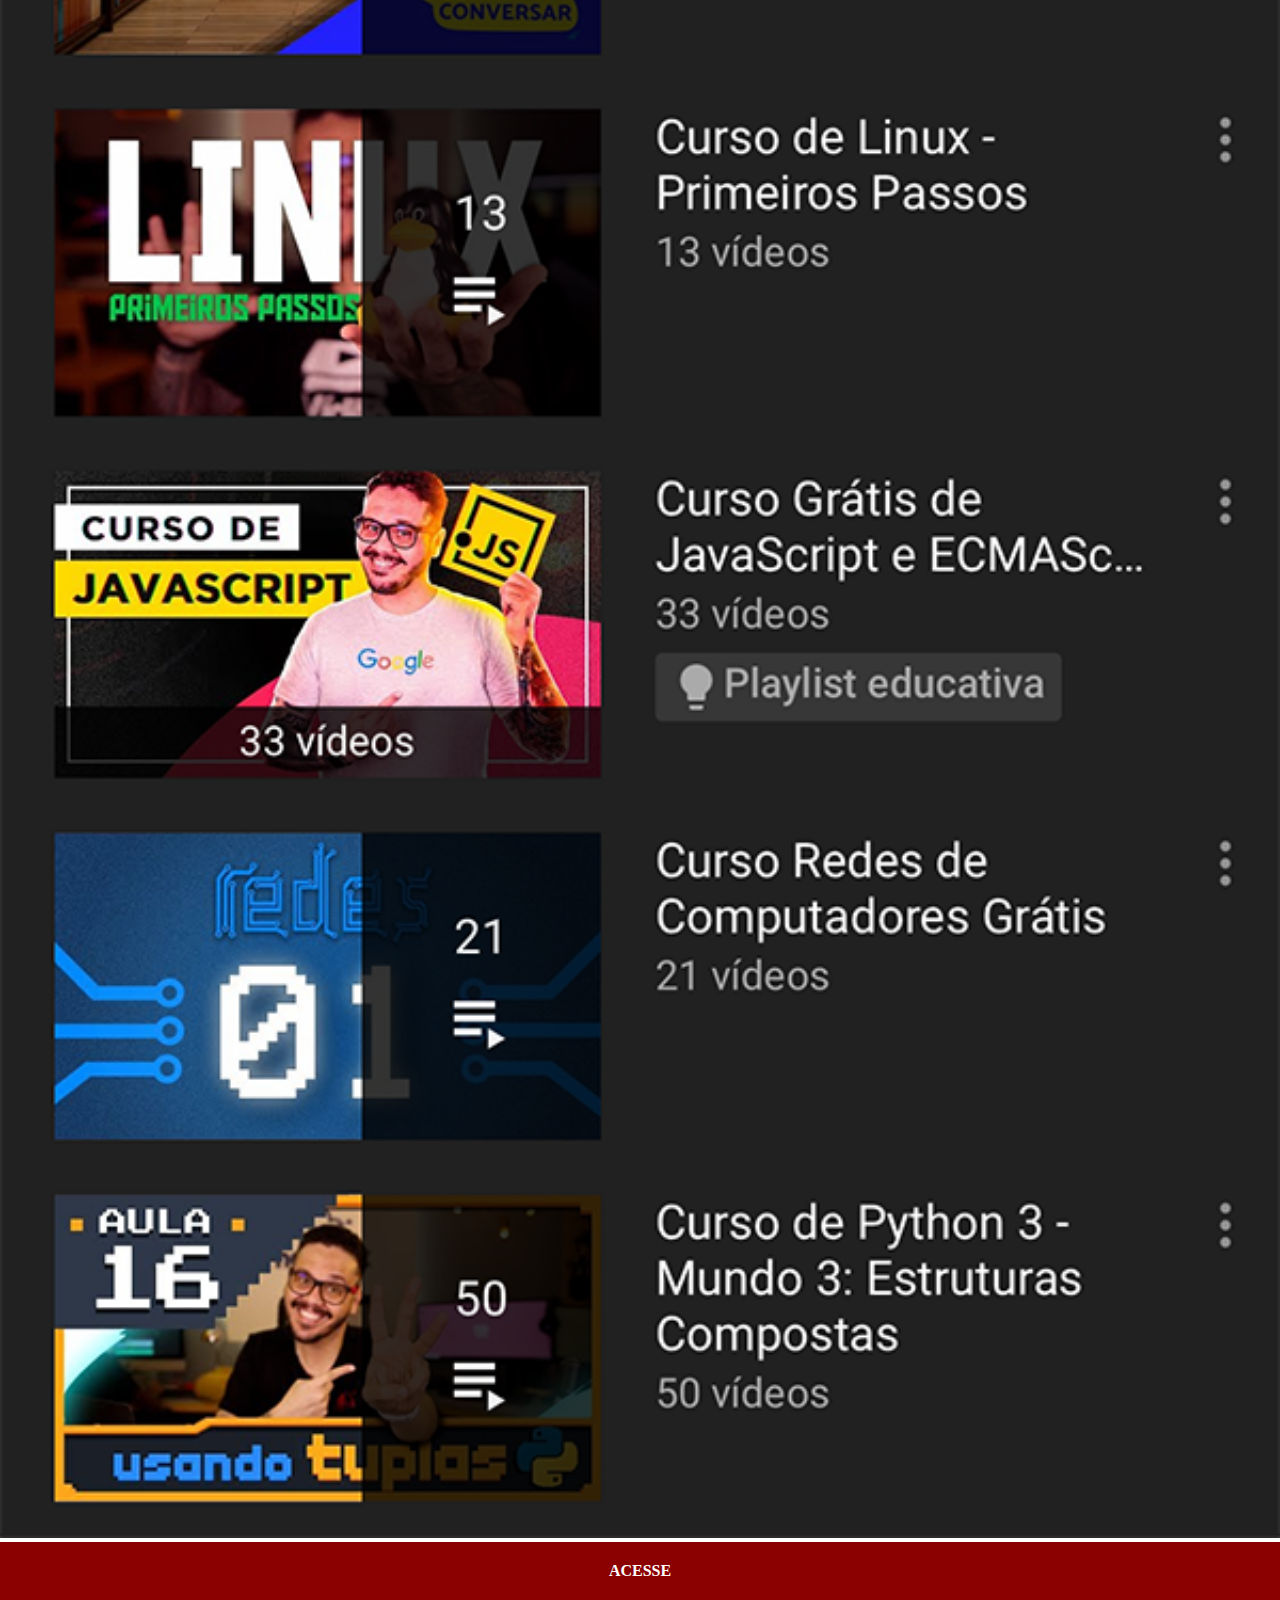
<file: youtube.html>
<!DOCTYPE html>
<html lang="pt-br">
<head>
    <meta charset="UTF-8">
    <meta http-equiv="X-UA-Compatible" content="IE=edge">
    <meta name="viewport" content="width=device-width, initial-scale=1.0">
    <link rel="stylesheet" href="estilos/social.css">
    <title>Youtube</title>
</head>
<body>
    <img src="imagens/tela-youtube.png" alt="YouTube">
    <a href="https://www.youtube.com/@CursoemVideo/playlists" target="_blank" rel="external">ACESSE</a>
</body>
</html>
</file>
<file: estilos/style.css>
@charset "UTF-8";

* {
    margin: 0px;
    padding: 0px;
    font-family: Arial, Helvetica, sans-serif;
}

::-webkit-scrollbar {
    width: 0px;
    height: 0px;
}

html, body {
    height: 100vh;
    width: 100vw;
    background-color: black;
}

body {
    background: url('../imagens/fundo-madeira.jpg') no-repeat top center;
    background-size: cover;
    background-attachment: fixed;
}

main {
    position: relative;
    height: 100vh;
}

section#telefone {
    position: absolute;
    top: 50%;
    left: 50%;
    transform: translate(-50%, -50%);

    height: 617px;
    width: 311px;
    background: url('../imagens/frame-iphone.png') no-repeat;
}

iframe#tela {
    position: relative;
    top: 80px;
    left: 22px;
    width: 267px;
    height: 471px;
}

section#redes-sociais {
    float: right;
}

section#redes-sociais img {
    display: block;
    width: 50px;
    margin: 15px;
    border-radius: 50%;
    box-shadow: 2px 2px 5px rgba(0, 0, 0, 0.450);
    box-sizing: border-box;
}

section#redes-sociais img:hover {
    border: 2px solid rgba(255, 255, 255, 0.63);
    transform: translate(-3px, -4px);
    box-shadow: 5px 5px 10px rgba(0, 0, 0, 0.603);
    transition: transform 0.4s, border 0.8s;
}

section#redes-sociais img:active {
    transform: scale(95%);
}
</file>
<file: estilos/social.css>
@charset "UFT-8";

*{
    margin: 0px;
    padding: 0px;
}

::-webkit-scrollbar {
    width: 0px;
    height: 0px;
}

img {
    width: 100vw;
}

a {
    display: block;
    background-color: darkred;
    color: white;
    padding: 20px;
    text-align: center;
    font-weight: bolder;
    text-decoration: none;
}

a:hover {
    background-color: red;
}
</file>
